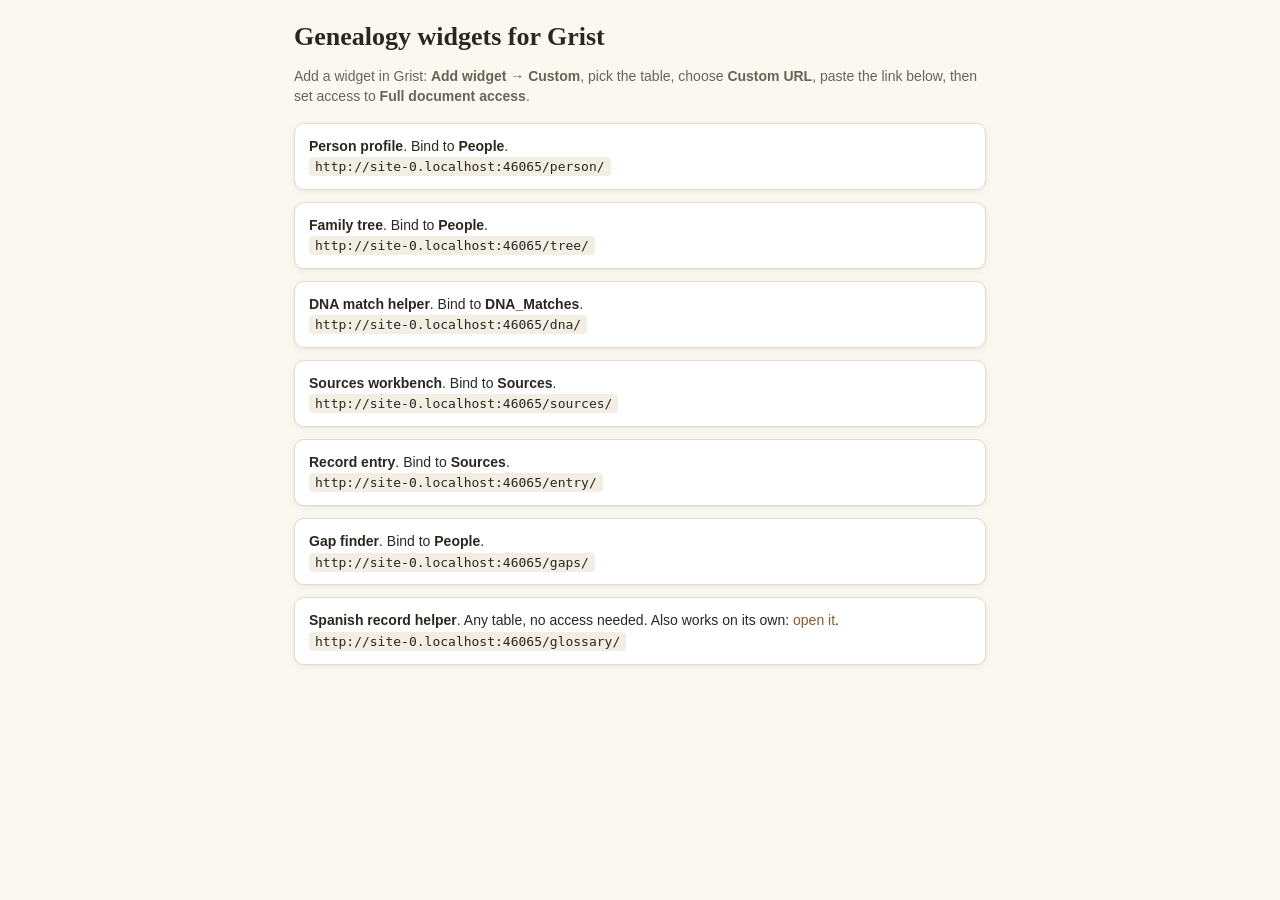
<file: index.html>
<!doctype html>
<html lang="en">
<head>
<meta charset="utf-8">
<meta name="viewport" content="width=device-width, initial-scale=1">
<title>Genealogy Widgets</title>
<link rel="stylesheet" href="shared/style.css">
<style>
  h1 { font: 600 26px var(--serif); margin: 8px 0 4px; }
  .w { display: grid; gap: 12px; margin-top: 16px; }
  code { background: var(--panel-2); padding: 2px 6px; border-radius: 4px; font-size: 13px; word-break: break-all; }
</style>
</head>
<body>
<div class="wrap" style="max-width:720px">
  <h1>Genealogy widgets for Grist</h1>
  <p class="muted">Add a widget in Grist: <b>Add widget → Custom</b>, pick the table, choose <b>Custom URL</b>, paste the link below, then set access to <b>Full document access</b>.</p>
  <div class="w">
    <div class="card"><b>Person profile</b>. Bind to <b>People</b>.<br><code id="u1"></code></div>
    <div class="card"><b>Family tree</b>. Bind to <b>People</b>.<br><code id="u2"></code></div>
    <div class="card"><b>DNA match helper</b>. Bind to <b>DNA_Matches</b>.<br><code id="u3"></code></div>
    <div class="card"><b>Sources workbench</b>. Bind to <b>Sources</b>.<br><code id="u4"></code></div>
    <div class="card"><b>Record entry</b>. Bind to <b>Sources</b>.<br><code id="u5"></code></div>
    <div class="card"><b>Gap finder</b>. Bind to <b>People</b>.<br><code id="u7"></code></div>
    <div class="card"><b>Spanish record helper</b>. Any table, no access needed. Also works on its own: <a href="glossary/">open it</a>.<br><code id="u6"></code></div>
  </div>
</div>
<script>
  const base = location.href.replace(/index\.html$/, '').replace(/\/?$/, '/');
  u1.textContent = base + 'person/'; u2.textContent = base + 'tree/'; u3.textContent = base + 'dna/'; u4.textContent = base + 'sources/'; u5.textContent = base + 'entry/'; u6.textContent = base + 'glossary/'; u7.textContent = base + 'gaps/';
</script>
</body>
</html>
</file>
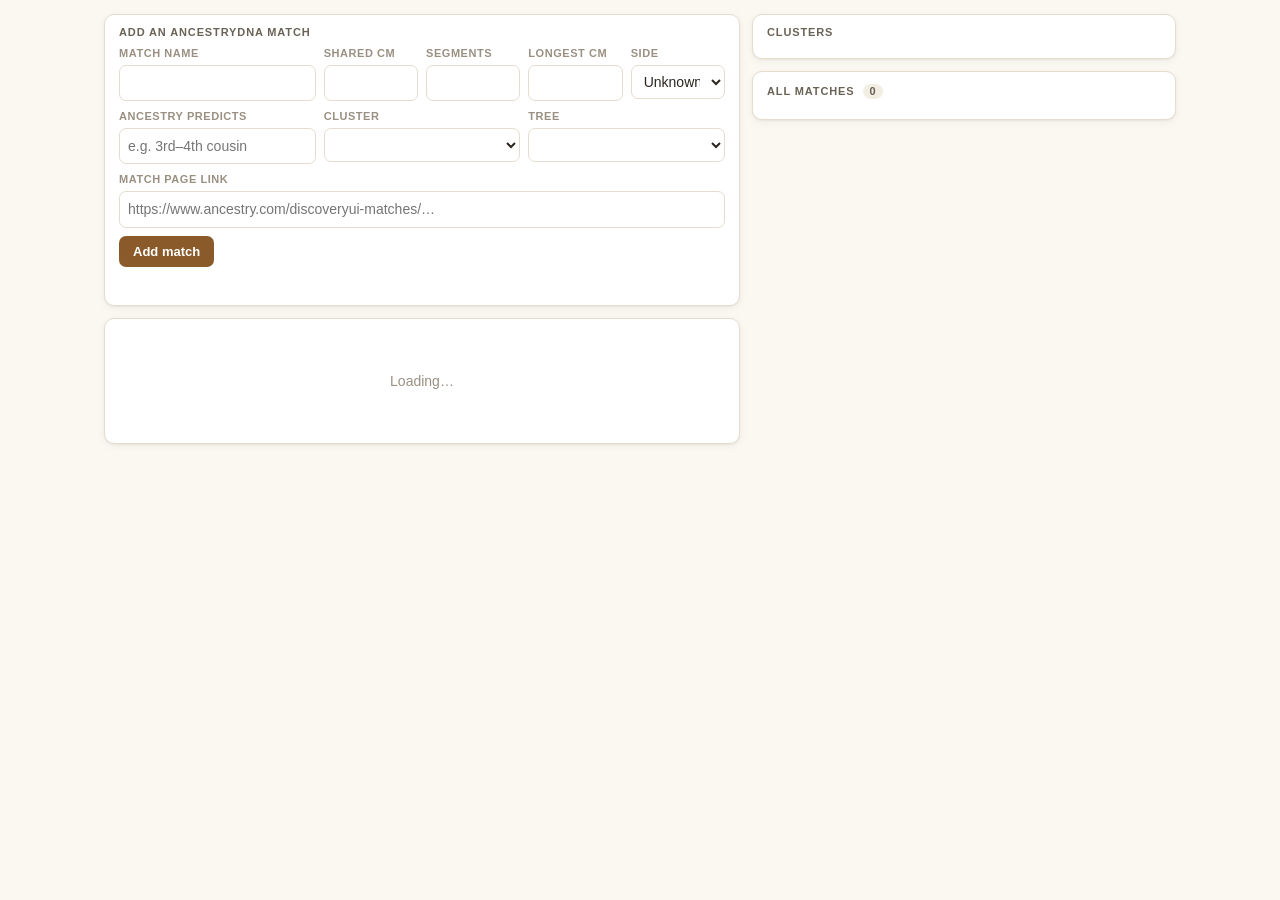
<file: dna/index.html>
<!doctype html>
<html lang="en">
<head>
<meta charset="utf-8">
<meta name="viewport" content="width=device-width, initial-scale=1">
<title>DNA Match Helper</title>
<script src="https://docs.getgrist.com/grist-plugin-api.js"></script>
<link rel="stylesheet" href="../shared/style.css">
<script src="../shared/common.js"></script>
<style>
  .layout { display: grid; grid-template-columns: minmax(0, 3fr) minmax(0, 2fr); gap: 12px; align-items: start; }
  @media (max-width: 800px) { .layout { grid-template-columns: 1fr; } }
  .col { display: flex; flex-direction: column; gap: 12px; }
  form.add { display: grid; grid-template-columns: repeat(6, minmax(0, 1fr)); gap: 8px; }
  form.add .wide { grid-column: span 2; }
  form.add .full { grid-column: 1 / -1; }
  @media (max-width: 560px) { form.add { grid-template-columns: repeat(2, 1fr); } form.add .wide { grid-column: span 2; } }
  .f label { display: block; font-size: 11px; color: var(--ink-3); font-weight: 600; text-transform: uppercase; letter-spacing: .05em; margin-bottom: 3px; }
  .f input, .f select { width: 100%; padding: 7px 8px; border: 1px solid var(--line); border-radius: 7px; background: var(--panel); color: var(--ink); font: inherit; }
  .f input:focus, .f select:focus { outline: 2px solid var(--accent); outline-offset: -1px; }
  .btn { background: var(--accent); color: var(--accent-ink); border: 0; border-radius: 7px; padding: 8px 14px; font: 600 13px var(--sans); cursor: pointer; }
  .btn.secondary { background: var(--panel-2); color: var(--ink); }
  .hint { font-size: 12px; color: var(--ink-2); align-self: center; }
  .live { margin-top: 8px; font-size: 13px; color: var(--ink-2); min-height: 18px; }

  .match-head { display: flex; justify-content: space-between; align-items: baseline; gap: 10px; flex-wrap: wrap; }
  .match-head h2 { font: 600 20px/1.2 var(--serif); margin: 0; }
  .big { font: 600 22px var(--sans); font-variant-numeric: tabular-nums; }
  .big small { font-size: 13px; color: var(--ink-2); font-weight: 500; }
  .facts { display: flex; gap: 6px; flex-wrap: wrap; margin: 8px 0 12px; }

  .rchart .r { display: grid; grid-template-columns: 170px 1fr 78px; gap: 8px; align-items: center; height: 22px; font-size: 12px; }
  .rchart .name { color: var(--ink-2); white-space: nowrap; overflow: hidden; text-overflow: ellipsis; }
  .rchart .r.hit .name { color: var(--ink); font-weight: 600; }
  .rchart .trk { position: relative; height: 100%; }
  .rchart .rng { position: absolute; top: 7px; height: 8px; border-radius: 4px; background: var(--line); }
  .rchart .r.hit .rng { background: var(--accent); opacity: .55; }
  .rchart .avg { position: absolute; top: 4px; width: 2px; height: 14px; background: var(--ink-3); }
  .rchart .r.hit .avg { background: var(--accent); }
  .rchart .marker { position: absolute; top: -4px; bottom: -4px; width: 2px; background: var(--bad); }
  .rchart .pct { white-space: nowrap; text-align: right; color: var(--ink-3); font-variant-numeric: tabular-nums; }
  .rchart .axis { position: relative; height: 16px; margin-left: 178px; margin-right: 86px; border-top: 1px solid var(--line); }
  .rchart .axis span { position: absolute; transform: translateX(-50%); font-size: 10px; color: var(--ink-3); top: 2px; }

  .ml { max-height: 420px; overflow: auto; }
  .ml table { width: 100%; border-collapse: collapse; }
  .ml td { padding: 6px 6px; border-top: 1px solid var(--line); cursor: pointer; }
  .ml tr:first-child td { border-top: 0; }
  .ml tr:hover td { background: var(--panel-2); }
  .ml tr.sel td { background: color-mix(in srgb, var(--accent) 14%, transparent); }
  .ml .cm { text-align: right; font-variant-numeric: tabular-nums; font-weight: 600; }
  .dot { display: inline-block; width: 10px; height: 10px; border-radius: 50%; margin-right: 6px; vertical-align: -1px; background: var(--line); }
  .clusters { display: flex; flex-wrap: wrap; gap: 6px; }
  .clusters .badge { font-weight: 500; }
  .shared-add { display: grid; grid-template-columns: 1fr 90px auto; gap: 6px; margin-top: 8px; }
</style>
</head>
<body>
<div class="wrap">
  <div class="layout">
    <div class="col">
      <div class="card">
        <div class="section-title">Add an AncestryDNA match</div>
        <form class="add" id="add" autocomplete="off">
          <div class="f wide"><label>Match name</label><input name="Match_Name" required></div>
          <div class="f"><label>Shared cM</label><input name="Shared_cM" type="number" step="0.1" min="0" required></div>
          <div class="f"><label>Segments</label><input name="Segments" type="number" min="0"></div>
          <div class="f"><label>Longest cM</label><input name="Longest_cM" type="number" step="0.1" min="0"></div>
          <div class="f"><label>Side</label><select name="Side"><option>Unknown</option><option>Paternal</option><option>Maternal</option><option>Both</option></select></div>
          <div class="f wide"><label>Ancestry predicts</label><input name="Ancestry_Predicted" placeholder="e.g. 3rd–4th cousin"></div>
          <div class="f wide"><label>Cluster</label><select name="Cluster" id="clusterSel"></select></div>
          <div class="f wide"><label>Tree</label><select name="Tree"><option></option><option>Public linked</option><option>Private</option><option>Unlinked</option><option>None</option></select></div>
          <div class="f full"><label>Match page link</label><input name="Match_URL" placeholder="https://www.ancestry.com/discoveryui-matches/…"></div>
          <div class="full" style="display:flex;gap:10px;align-items:center"><button class="btn" type="submit">Add match</button><span class="hint" id="addMsg"></span></div>
        </form>
        <div class="live" id="live"></div>
      </div>
      <div class="card" id="detail"><div class="loading">Loading…</div></div>
    </div>
    <div class="col">
      <div class="card"><div class="section-title">Clusters</div><div class="clusters" id="clusters"></div></div>
      <div class="card"><div class="section-title">All matches <span class="count" id="mcount">0</span></div><div class="ml" id="list"></div></div>
    </div>
  </div>
</div>
<script>
const esc = FH.esc;
// Shared cM Project v4 (approximate ranges): name, low, high, average
const R = [
  ['Parent / Child', 2376, 3720, 3485], ['Full sibling', 1613, 3488, 2613],
  ['Grandparent / Aunt-Uncle / Half sibling', 984, 2462, 1750], ['1st cousin', 396, 1397, 866],
  ['Half aunt-uncle', 492, 1315, 871], ['1st cousin 1x removed', 102, 980, 433], ['Half 1st cousin', 156, 979, 449],
  ['2nd cousin', 41, 592, 229], ['1st cousin 2x removed', 33, 471, 221], ['2nd cousin 1x removed', 14, 353, 122],
  ['Half 2nd cousin', 9, 397, 120], ['3rd cousin', 0, 234, 73], ['2nd cousin 2x removed', 0, 261, 71],
  ['3rd cousin 1x removed', 0, 192, 48], ['4th cousin', 0, 139, 35]];
const COLORS = { Red: '#d0544a', Orange: '#e08a3c', Yellow: '#d9b53a', Green: '#4f9a62', Blue: '#4a7fc0', Purple: '#8a62b8', Pink: '#d272a0', Brown: '#8a6544', Gray: '#8d8d8d' };
let data = null, selected = null, t = null;

grist.ready({ requiredAccess: 'full', columns: [] });
FH.followTheme();
grist.onRecord(rec => { selected = rec ? rec.id : null; reload(); });
grist.onRecords(() => reload());

function reload() { clearTimeout(t); t = setTimeout(async () => { data = await FH.load(['DNA_Matches', 'DNA_Clusters', 'DNA_Kits', 'DNA_Shared', 'People']); render(); }, 120); }

// sqrt scale so small cM values stay readable
const MAX = 3720;
const sx = v => (Math.sqrt(Math.max(0, v)) / Math.sqrt(MAX) * 100).toFixed(2) + '%';
function candidates(cm) {
  return R.filter(r => cm >= r[1] && cm <= r[2]).sort((a, b) => Math.abs(cm - a[3]) - Math.abs(cm - b[3]));
}
function relChart(cm) {
  const hits = new Set(candidates(cm).map(r => r[0]));
  const rows = R.map(r => `<div class="r ${hits.has(r[0]) ? 'hit' : ''}"><div class="name">${r[0]}</div>
    <div class="trk"><div class="rng" style="left:${sx(r[1])};width:calc(${sx(r[2])} - ${sx(r[1])})"></div><div class="avg" style="left:${sx(r[3])}" title="average ${r[3]} cM"></div>
    ${cm != null ? `<div class="marker" style="left:${sx(cm)}"></div>` : ''}</div><div class="pct">${r[1]}–${r[2]}</div></div>`).join('');
  const ticks = [0, 25, 100, 250, 500, 1000, 2000, 3500].map(v => `<span style="left:${sx(v)}">${v}</span>`).join('');
  return `<div class="rchart">${rows}<div class="axis">${ticks}</div></div>`;
}
const clusterColor = id => { const c = data.byId.DNA_Clusters.get(id); return c ? (COLORS[c.Color] || '#999') : null; };

function render() {
  if (!data) return;
  const M = data.DNA_Matches;
  // cluster select
  const cs = document.getElementById('clusterSel'), keep = cs.value;
  cs.innerHTML = '<option value="">—</option>' + data.DNA_Clusters.map(c => `<option value="${c.id}">${esc(c.Name)}</option>`).join('');
  cs.value = keep;
  // cluster chips
  document.getElementById('clusters').innerHTML = data.DNA_Clusters.length ? data.DNA_Clusters.map(c => {
    const n = M.filter(m => m.Cluster === c.id).length;
    return `<span class="badge"><span class="dot" style="background:${COLORS[c.Color] || '#999'}"></span>${esc(c.Name)} · ${n}</span>`;
  }).join('') + `<span class="badge">Unclustered · ${M.filter(m => !m.Cluster).length}</span>` : '<span class="empty">No clusters yet.</span>';
  // list
  document.getElementById('mcount').textContent = M.length;
  const sorted = M.slice().sort((a, b) => (b.Shared_cM || 0) - (a.Shared_cM || 0));
  document.getElementById('list').innerHTML = sorted.length ? `<table>${sorted.map(m => `<tr data-id="${m.id}" class="${m.id === selected ? 'sel' : ''}">
      <td><span class="dot" style="background:${clusterColor(m.Cluster) || 'var(--line)'}"></span>${esc(m.Match_Name || '(no name)')}<div class="faint" style="font-size:11px">${esc([m.Side !== 'Unknown' ? m.Side : '', m.Status].filter(Boolean).join(' · '))}</div></td>
      <td class="cm">${m.Shared_cM != null ? m.Shared_cM : ''}<div class="faint" style="font-size:11px;font-weight:400">cM</div></td></tr>`).join('')}</table>`
    : '<div class="empty">No matches yet. Add your first one on the left.</div>';
  document.querySelectorAll('#list tr[data-id]').forEach(tr => tr.onclick = () => { selected = +tr.dataset.id; grist.setCursorPos({ rowId: selected }).catch(() => {}); render(); });
  renderDetail();
}

function renderDetail() {
  const el = document.getElementById('detail');
  const m = data.byId.DNA_Matches.get(selected);
  if (!m) { el.innerHTML = `<div class="section-title">Where would a match fit?</div><div class="muted" style="margin-bottom:8px">Type a shared cM above to see the possible relationships.</div>${relChart(null)}`; return; }
  const cands = candidates(m.Shared_cM || 0);
  const shared = data.DNA_Shared.filter(s => s.Match_A === m.id || s.Match_B === m.id).map(s => ({ other: s.Match_A === m.id ? s.Match_B : s.Match_A, cm: s.Shared_cM }));
  const anc = data.byId.People.get(m.Common_Ancestor);
  const cl = data.byId.DNA_Clusters.get(m.Cluster);
  el.innerHTML = `<div class="match-head"><h2>${esc(m.Match_Name || '(no name)')}</h2>
      <div class="big">${m.Shared_cM != null ? m.Shared_cM : '?'} <small>cM${m.Segments ? ` · ${m.Segments} segments` : ''}${m.Longest_cM ? ` · longest ${m.Longest_cM}` : ''}</small></div></div>
    <div class="facts">${cl ? `<span class="badge"><span class="dot" style="background:${COLORS[cl.Color] || '#999'}"></span>${esc(cl.Name)}</span>` : ''}
      ${m.Side && m.Side !== 'Unknown' ? `<span class="badge">${esc(m.Side)}</span>` : ''}
      ${m.Ancestry_Predicted ? `<span class="badge">Ancestry: ${esc(m.Ancestry_Predicted)}</span>` : ''}
      ${m.Tree ? `<span class="badge">Tree: ${esc(m.Tree)}${m.Tree_Size ? ' (' + m.Tree_Size + ')' : ''}</span>` : ''}
      ${anc ? `<span class="badge ok">Common ancestor: ${esc(anc.Name)}</span>` : ''}
      ${m.Match_URL ? `<a class="badge" href="${esc(m.Match_URL)}" target="_blank" rel="noopener">Open on Ancestry ↗</a>` : ''}</div>
    <div class="section-title">Most likely relationships</div>
    <div style="margin-bottom:10px">${cands.slice(0, 5).map((r, i) => `<span class="badge ${i === 0 ? 'ok' : ''}" style="margin:0 4px 4px 0">${r[0]}</span>`).join('') || '<span class="empty">Outside the usual ranges.</span>'}</div>
    ${relChart(m.Shared_cM)}
    <div class="section-title" style="margin-top:14px">Shared matches <span class="count">${shared.length}</span></div>
    ${shared.length ? `<table class="list">${shared.map(s => { const o = data.byId.DNA_Matches.get(s.other) || {}; return `<tr><td><span class="dot" style="background:${clusterColor(o.Cluster) || 'var(--line)'}"></span>${esc(o.Match_Name || '?')}</td><td class="muted">${o.Shared_cM != null ? o.Shared_cM + ' cM with you' : ''}</td><td class="muted">${s.cm != null ? s.cm + ' cM with each other' : ''}</td></tr>`; }).join('')}</table>` : '<div class="empty">None recorded. Add people from this match’s “Shared Matches” list on Ancestry.</div>'}
    <div class="shared-add"><select id="shOther" class="f" style="padding:7px;border:1px solid var(--line);border-radius:7px;background:var(--panel);color:var(--ink)">
      <option value="">Add a shared match…</option>${data.DNA_Matches.filter(o => o.id !== m.id && !shared.some(s => s.other === o.id)).sort((a, b) => (a.Match_Name || '').localeCompare(b.Match_Name || '')).map(o => `<option value="${o.id}">${esc(o.Match_Name)}</option>`).join('')}</select>
      <input id="shCm" type="number" step="0.1" placeholder="cM (opt.)" style="padding:7px;border:1px solid var(--line);border-radius:7px;background:var(--panel);color:var(--ink)">
      <button class="btn secondary" id="shAdd">Add</button></div>`;
  document.getElementById('shAdd').onclick = async () => {
    const other = +document.getElementById('shOther').value; if (!other) return;
    const cm = parseFloat(document.getElementById('shCm').value);
    await grist.docApi.applyUserActions([['AddRecord', 'DNA_Shared', null, { Match_A: m.id, Match_B: other, Shared_cM: isNaN(cm) ? null : cm }]]);
    reload();
  };
}

// live preview while typing cM
const form = document.getElementById('add');
form.Shared_cM.addEventListener('input', () => {
  const v = parseFloat(form.Shared_cM.value);
  document.getElementById('live').innerHTML = isNaN(v) ? '' : `Likely: <b>${candidates(v).slice(0, 4).map(r => r[0]).join(', ') || 'outside the usual ranges'}</b>`;
});
form.addEventListener('submit', async e => {
  e.preventDefault();
  const fd = new FormData(form), rec = { Status: 'New' };
  for (const [k, v] of fd.entries()) {
    if (v === '') continue;
    rec[k] = ['Shared_cM', 'Longest_cM'].includes(k) ? parseFloat(v) : k === 'Segments' ? parseInt(v, 10) : k === 'Cluster' ? +v : v;
  }
  if (data && data.DNA_Kits.length) rec.Kit = data.DNA_Kits[0].id;
  try {
    const res = await grist.docApi.applyUserActions([['AddRecord', 'DNA_Matches', null, rec]]);
    const id = res.retValues[0];
    form.reset(); document.getElementById('live').innerHTML = '';
    document.getElementById('addMsg').textContent = `Added ${rec.Match_Name}.`;
    selected = id; grist.setCursorPos({ rowId: id }).catch(() => {}); reload();
    form.Match_Name.focus();
  } catch (err) { document.getElementById('addMsg').textContent = 'Could not add: ' + err.message; }
});
</script>
</body>
</html>
</file>
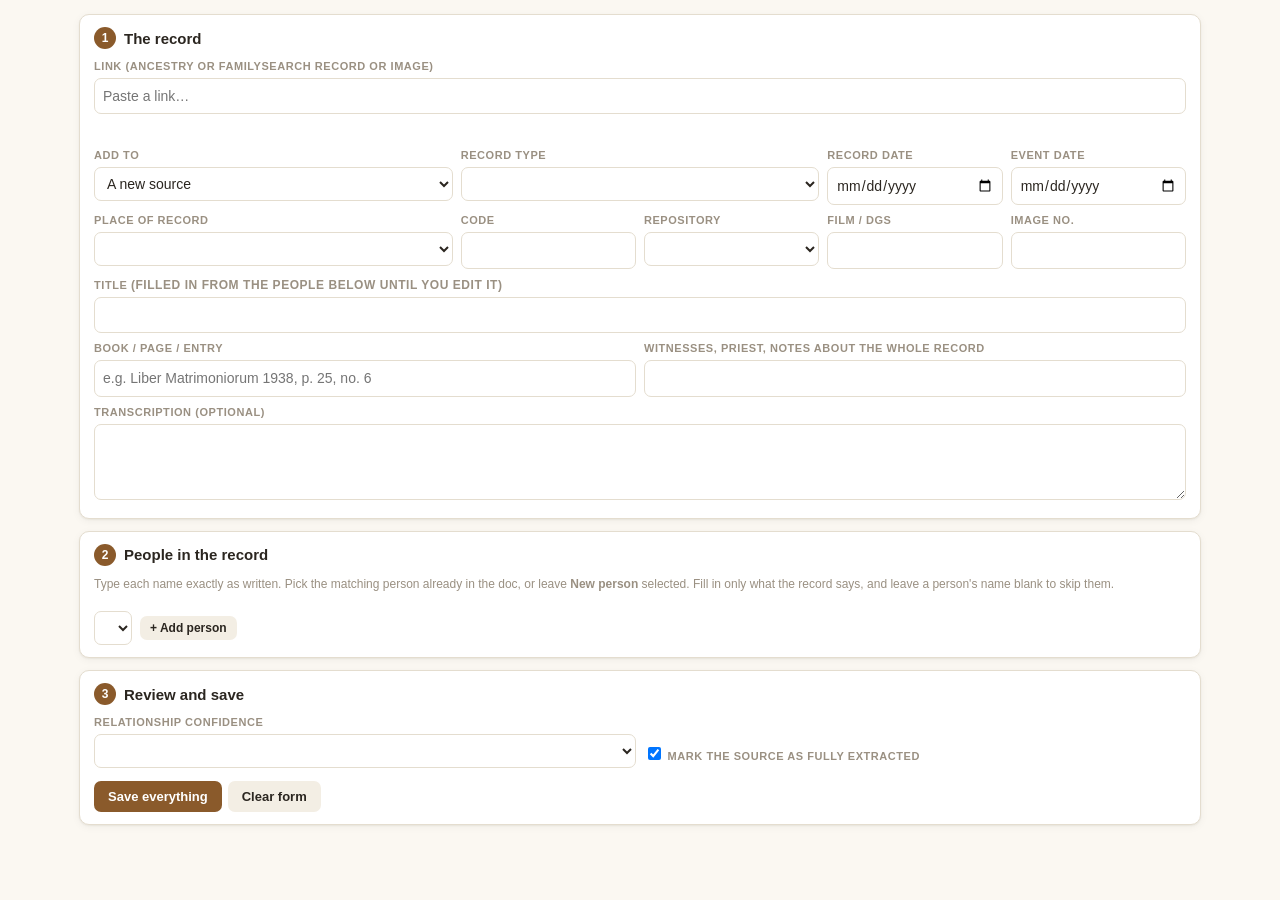
<file: entry/index.html>
<!doctype html>
<html lang="en">
<head>
<meta charset="utf-8">
<meta name="viewport" content="width=device-width, initial-scale=1">
<title>Record Entry</title>
<script src="https://docs.getgrist.com/grist-plugin-api.js"></script>
<link rel="stylesheet" href="../shared/style.css">
<script src="../shared/common.js"></script>
<style>
  .wrap { max-width: 1150px; }
  h2 { font: 600 15px var(--sans); margin: 0 0 10px; display: flex; gap: 8px; align-items: center; }
  h2 .n { background: var(--accent); color: var(--accent-ink); width: 22px; height: 22px; border-radius: 50%; display: inline-grid; place-items: center; font-size: 12px; }
  .card + .card { margin-top: 12px; }
  input, select, textarea { width: 100%; padding: 7px 8px; border: 1px solid var(--line); border-radius: 7px; background: var(--panel); color: var(--ink); font: inherit; }
  input:focus, select:focus, textarea:focus { outline: 2px solid var(--accent); outline-offset: -1px; }
  input[type=checkbox] { width: auto; }
  .f label { display: block; font-size: 11px; color: var(--ink-3); font-weight: 600; text-transform: uppercase; letter-spacing: .05em; margin-bottom: 3px; }
  .g { display: grid; gap: 8px; }
  .g4 { grid-template-columns: repeat(4, minmax(0, 1fr)); }
  .g6 { grid-template-columns: repeat(6, minmax(0, 1fr)); }
  .s2 { grid-column: span 2; } .s3 { grid-column: span 3; } .s4 { grid-column: span 4; } .all { grid-column: 1 / -1; }
  @media (max-width: 760px) { .g4, .g6 { grid-template-columns: 1fr 1fr; } .s3, .s4 { grid-column: 1 / -1; } }
  .parsed { display: flex; gap: 6px; flex-wrap: wrap; margin-top: 6px; min-height: 20px; }
  .btn { background: var(--accent); color: var(--accent-ink); border: 0; border-radius: 7px; padding: 8px 14px; font: 600 13px var(--sans); cursor: pointer; white-space: nowrap; }
  .btn.ghost { background: var(--panel-2); color: var(--ink); }
  .btn.sm { padding: 5px 10px; font-size: 12px; }
  .btn:disabled { opacity: .5; cursor: default; }
  .people { display: grid; grid-template-columns: repeat(auto-fill, minmax(330px, 1fr)); gap: 10px; }
  .pc { border: 1px solid var(--line); border-radius: 10px; padding: 10px; background: var(--panel); }
  .pc.empty-row { opacity: .6; }
  .pc .top { display: flex; gap: 6px; align-items: center; margin-bottom: 6px; }
  .pc .role { font-weight: 700; font-size: 12px; color: var(--accent); text-transform: uppercase; letter-spacing: .05em; flex: 1; }
  .pc .x { border: 0; background: none; color: var(--ink-3); cursor: pointer; font-size: 16px; }
  .pc .name { font-family: var(--serif); font-size: 15px; }
  .match { display: flex; gap: 5px; flex-wrap: wrap; margin: 6px 0; }
  .mchip { border: 1px solid var(--line); border-radius: 7px; padding: 3px 8px; font-size: 12px; cursor: pointer; background: var(--panel); color: var(--ink); }
  .mchip.on { background: var(--accent); color: var(--accent-ink); border-color: var(--accent); }
  .mchip .sub { opacity: .7; font-size: 11px; }
  .det { display: grid; grid-template-columns: 1fr 1fr 1fr; gap: 6px; }
  .det input, .det select { padding: 5px 7px; font-size: 13px; }
  .det .w2 { grid-column: span 2; } .det .w3 { grid-column: 1 / -1; }
  .chk { font-size: 12px; color: var(--ink-2); display: flex; gap: 5px; align-items: center; }
  .addrow { display: flex; gap: 8px; margin-top: 10px; align-items: center; }
  .addrow select { width: auto; }
  .plan { font-size: 13px; }
  .plan li { margin: 2px 0; }
  .plan .k { color: var(--ink-3); }
  .msg { font-size: 13px; margin-left: 10px; }
  .msg.ok { color: var(--ok); } .msg.err { color: var(--bad); }
  .done { background: var(--ok-bg); color: var(--ok); border-radius: 8px; padding: 10px 12px; margin-top: 10px; font-size: 14px; }
  .hint { font-size: 12px; color: var(--ink-3); }
</style>
</head>
<body>
<div class="wrap">
  <div class="card">
    <h2><span class="n">1</span> The record</h2>
    <div class="g g6">
      <div class="f all"><label>Link (Ancestry or FamilySearch record or image)</label><input id="link" placeholder="Paste a link…"><div class="parsed" id="parsed"></div></div>
      <div class="f s2"><label>Add to</label><select id="srcMode"><option value="new">A new source</option></select></div>
      <div class="f s2"><label>Record type</label><select id="type"></select></div>
      <div class="f"><label>Record date</label><input id="rdate" type="date"></div>
      <div class="f"><label id="edateLbl">Event date</label><input id="edate" type="date"></div>
      <div class="f s2"><label>Place of record</label><select id="place"></select></div>
      <div class="f"><label>Code</label><input id="code"></div>
      <div class="f"><label>Repository</label><select id="repo"></select></div>
      <div class="f"><label>Film / DGS</label><input id="film"></div>
      <div class="f"><label>Image no.</label><input id="imgno" type="number"></div>
      <div class="f all"><label>Title <span class="hint">(filled in from the people below until you edit it)</span></label><input id="title"></div>
      <div class="f s3"><label>Book / page / entry</label><input id="cite" placeholder="e.g. Liber Matrimoniorum 1938, p. 25, no. 6"></div>
      <div class="f s3"><label>Witnesses, priest, notes about the whole record</label><input id="snotes"></div>
      <div class="f all"><label>Transcription (optional)</label><textarea id="trans" rows="3"></textarea></div>
    </div>
  </div>

  <div class="card">
    <h2><span class="n">2</span> People in the record</h2>
    <div class="hint" style="margin-bottom:8px">Type each name exactly as written. Pick the matching person already in the doc, or leave <b>New person</b> selected. Fill in only what the record says, and leave a person's name blank to skip them.</div>
    <div class="people" id="people"></div>
    <div class="addrow"><select id="addRole"></select><button class="btn ghost sm" id="addBtn">+ Add person</button></div>
  </div>

  <div class="card">
    <h2><span class="n">3</span> Review and save</h2>
    <div class="g g4" style="margin-bottom:8px">
      <div class="f s2"><label>Relationship confidence</label><select id="conf"></select></div>
      <div class="f s2" style="align-self:end"><label class="chk"><input type="checkbox" id="fully" checked> Mark the source as fully extracted</label></div>
    </div>
    <ul class="plan" id="plan"></ul>
    <div><button class="btn" id="save">Save everything</button><button class="btn ghost" id="reset" style="margin-left:6px">Clear form</button><span class="msg" id="msg"></span></div>
    <div id="done"></div>
  </div>
</div>
<script>
const esc = FH.esc;
let data = null, choices = {}, rows = [], titleEdited = false, lastSrc = null;

// ---------- roles per record type ----------
const ROLE = {
  child: { label: 'Child', sex: '' }, father: { label: 'Father', sex: 'M' }, mother: { label: 'Mother', sex: 'F' },
  pgf: { label: "Father's father", sex: 'M' }, pgm: { label: "Father's mother", sex: 'F' }, mgf: { label: "Mother's father", sex: 'M' }, mgm: { label: "Mother's mother", sex: 'F' },
  groom: { label: 'Groom', sex: 'M' }, bride: { label: 'Bride', sex: 'F' },
  gf: { label: "Groom's father", sex: 'M' }, gm: { label: "Groom's mother", sex: 'F' }, bf: { label: "Bride's father", sex: 'M' }, bm: { label: "Bride's mother", sex: 'F' },
  deceased: { label: 'Deceased', sex: '' }, spouse: { label: 'Spouse', sex: '' }, informant: { label: 'Informant', sex: '' },
  head: { label: 'Head', sex: '' }, wife: { label: 'Wife', sex: 'F' }, hchild: { label: 'Child in household', sex: '' }, other: { label: 'Other person', sex: '' },
  godparent: { label: 'Godparent', sex: '' }, witness: { label: 'Witness', sex: '' }
};
const TEMPLATES = {
  birth: ['child', 'father', 'mother', 'pgf', 'pgm', 'mgf', 'mgm'],
  marriage: ['groom', 'bride', 'gf', 'gm', 'bf', 'bm'],
  death: ['deceased', 'spouse', 'father', 'mother', 'informant'],
  census: ['head', 'wife', 'hchild', 'hchild', 'hchild'],
  other: ['other', 'other']
};
const kindOf = t => /bapt|birth|naci/i.test(t) ? 'birth' : /marr|matri/i.test(t) ? 'marriage' : /death|burial|defun/i.test(t) ? 'death' : /census/i.test(t) ? 'census' : 'other';
const PRINCIPAL = { birth: 'child', marriage: 'groom', death: 'deceased', census: 'head', other: 'other' };

grist.ready({ requiredAccess: 'full', columns: [] });
FH.followTheme();
load();

async function load() {
  data = await FH.load(['People', 'Places', 'Sources', 'Relationships', 'Names']);
  try {
    const cols = FH.rows(await grist.docApi.fetchTable('_grist_Tables_column'));
    const tabs = new Map(FH.rows(await grist.docApi.fetchTable('_grist_Tables')).map(t => [t.id, t.tableId]));
    choices = {};
    cols.forEach(c => { if (c.type === 'Choice' && c.widgetOptions) try { choices[tabs.get(c.parentId) + '.' + c.colId] = JSON.parse(c.widgetOptions).choices || []; } catch (e) {} });
  } catch (e) {}
  initForm();
}
const ch = k => choices[k] || [];
const $ = id => document.getElementById(id);
const opts = (list, cur) => list.map(x => `<option ${x === cur ? 'selected' : ''}>${esc(x)}</option>`).join('');
const norm = s => (s || '').normalize('NFD').replace(/[̀-ͯ]/g, '').toLowerCase().replace(/[^a-z ]/g, ' ').replace(/\s+/g, ' ').trim();
const codeNum = c => { const m = String(c || '').match(/\d+/); return m ? +m[0] : 0; };

function initForm() {
  $('type').innerHTML = opts(ch('Sources.Record_Type'), 'Baptism');
  $('repo').innerHTML = '<option></option>' + opts(ch('Sources.Repository'), '');
  $('conf').innerHTML = opts(ch('Relationships.Confidence').length ? ch('Relationships.Confidence') : ['Proven', 'Probable', 'Possible'], 'Proven');
  fillPlaces();
  $('srcMode').innerHTML = '<option value="new">A new source</option>' + data.Sources.slice().sort((a, b) => codeNum(b.Code) - codeNum(a.Code)).map(s => `<option value="${s.id}">${esc(s.Code)} · ${esc((s.Title || '').slice(0, 60))}</option>`).join('');
  $('code').value = 'S' + (Math.max(0, ...data.Sources.map(s => codeNum(s.Code))) + 1);
  $('addRole').innerHTML = Object.entries(ROLE).map(([k, r]) => `<option value="${k}">${r.label}</option>`).join('');
  setTemplate();
  $('type').onchange = () => { if (rows.every(r => !r.name)) setTemplate(); updateDateLabel(); refresh(); };
  $('link').oninput = parseLink;
  $('title').oninput = () => { titleEdited = true; };
  $('srcMode').onchange = () => { const isNew = $('srcMode').value === 'new'; ['code', 'repo', 'film', 'imgno', 'title', 'cite', 'trans', 'link'].forEach(id => $(id).disabled = !isNew); if (!isNew) { const s = data.byId.Sources.get(+$('srcMode').value); if (s && s.Record_Type) { $('type').value = s.Record_Type; } } refresh(); };
  ['rdate', 'edate', 'place', 'conf', 'fully'].forEach(id => $(id).onchange = refresh);
  $('addBtn').onclick = () => { rows.push(newRow($('addRole').value)); renderPeople(); refresh(); };
  $('save').onclick = save;
  $('reset').onclick = () => { if (confirm('Clear the form?')) resetForm(); };
  updateDateLabel(); refresh();
}
function fillPlaces(sel) { $('place').innerHTML = '<option value="0"></option>' + data.Places.slice().sort((a, b) => (a.Name || '').localeCompare(b.Name || '')).map(p => `<option value="${p.id}" ${p.id === sel ? 'selected' : ''}>${esc(p.Name)}</option>`).join(''); }
function updateDateLabel() { const k = kindOf($('type').value); $('edateLbl').textContent = { birth: 'Birth date', marriage: 'Marriage date', death: 'Death date', census: 'Census date' }[k] || 'Event date'; }
function setTemplate() { rows = TEMPLATES[kindOf($('type').value)].map(newRow); renderPeople(); }
function newRow(role) { return { role, name: '', match: 'new', cands: [], age: '', origin: '', residence: '', occ: '', marital: '', sex: ROLE[role].sex, dead: false, rel: '', notes: '' }; }
function resetForm() {
  ['link', 'film', 'imgno', 'cite', 'snotes', 'trans', 'title', 'rdate', 'edate'].forEach(id => $(id).value = '');
  $('parsed').innerHTML = ''; titleEdited = false; $('srcMode').value = 'new'; $('srcMode').onchange(); $('done').innerHTML = ''; $('msg').textContent = '';
  $('code').value = 'S' + (Math.max(0, ...data.Sources.map(s => codeNum(s.Code))) + 1);
  setTemplate(); refresh();
}

// ---------- link parsing ----------
function parseLink() {
  const raw = $('link').value.trim(); const out = [];
  if (!raw) { $('parsed').innerHTML = ''; return; }
  let u; try { u = new URL(raw); } catch (e) { $('parsed').innerHTML = '<span class="badge bad">Not a link</span>'; return; }
  ['_gl', '_ga', 'utm_source', 'utm_medium', 'utm_campaign', 'tid', 'ssrc', 'usePUB', 'usePUBJs'].forEach(k => u.searchParams.delete(k));
  const clean = u.toString();
  let m;
  if (/ancestry\./.test(u.host)) {
    $('repo').value = 'Ancestry';
    if ((m = u.pathname.match(/imageviewer\/collections\/(\d+)\/images\/([^/?]+)/))) {
      const [, coll, img] = m; const pid = u.searchParams.get('pId') || u.searchParams.get('pid');
      const fm = img.match(/^(\d{6,})_(\d+)$/);
      if (fm) { $('film').value = fm[1]; $('imgno').value = +fm[2]; }
      $('link').dataset.image = clean; $('link').dataset.record = pid ? `https://www.ancestry.com/discoveryui-content/view/${pid}:${coll}` : '';
      out.push(`Ancestry collection ${coll}`, `image ${img}`); if (pid) out.push(`record ${pid}`);
    } else if ((m = u.pathname.match(/collections\/(\d+)\/records\/(\d+)/)) || (m = u.pathname.match(/view\/(\d+):(\d+)/))) {
      const coll = u.pathname.includes('/view/') ? m[2] : m[1], rec = u.pathname.includes('/view/') ? m[1] : m[2];
      $('link').dataset.record = `https://www.ancestry.com/discoveryui-content/view/${rec}:${coll}`; $('link').dataset.image = '';
      out.push(`Ancestry collection ${coll}`, `record ${rec}`, 'add the image link too if you have it');
    } else { $('link').dataset.record = clean; $('link').dataset.image = ''; out.push('Ancestry link'); }
  } else if (/familysearch\.org/.test(u.host)) {
    $('repo').value = 'FamilySearch';
    if (/ark:\/61903\/1:1:/.test(u.pathname)) { $('link').dataset.record = clean; $('link').dataset.image = ''; out.push('FamilySearch indexed record'); }
    else if (/ark:\/61903\/3:1:/.test(u.pathname)) { $('link').dataset.image = clean; $('link').dataset.record = ''; out.push('FamilySearch image'); }
    else if (u.searchParams.get('dgs')) { const dgs = u.searchParams.get('dgs'), i = +u.searchParams.get('i'); $('film').value = dgs; if (!isNaN(i)) $('imgno').value = i + 1; $('link').dataset.image = clean; $('link').dataset.record = ''; out.push(`film ${dgs}`, `image ${i + 1}`); }
    else { $('link').dataset.record = clean; $('link').dataset.image = ''; out.push('FamilySearch link'); }
  } else { $('link').dataset.record = clean; $('link').dataset.image = ''; out.push('Link saved as-is'); }
  $('parsed').innerHTML = out.map(x => `<span class="badge">${esc(x)}</span>`).join('');
  refresh();
}

// ---------- names & matching ----------
const TITLES = /^(sr|sra|srta|senor|senora|senorita|don|dona|d|c|cc|la|el|lic|dr|presbitero|pbro)\.?$/i;
function cleanName(s) {
  return (s || '').replace(/\bM[ªa]\.?(?=\s)/g, 'María').replace(/\bMa\.\s/g, 'María ').replace(/\bJ\.\s/g, 'J. ')
    .split(/\s+/).filter(w => !TITLES.test(w.normalize('NFD').replace(/[̀-ͯ]/g, ''))).join(' ').trim();
}
function splitName(s, sex) {
  let w = cleanName(s).split(/\s+/).filter(Boolean);
  // married form "X Estrada de García": drop "de García" for women
  const di = w.findIndex((x, i) => i > 0 && x.toLowerCase() === 'de' && i === w.length - 2);
  let married = '';
  if (di > 0 && sex !== 'M') { married = w.slice(di).join(' '); w = w.slice(0, di); }
  // glue particles: de, del, de la, de los
  const t = [];
  for (let i = 0; i < w.length; i++) {
    const lw = w[i].toLowerCase();
    if ((lw === 'de' || lw === 'del') && i < w.length - 1) {
      if (['la', 'las', 'los'].includes((w[i + 1] || '').toLowerCase()) && i < w.length - 2) { t.push(w[i] + ' ' + w[i + 1] + ' ' + w[i + 2]); i += 2; }
      else { t.push(w[i] + ' ' + w[i + 1]); i += 1; }
    } else t.push(w[i]);
  }
  if (t.length === 1) return { given: t[0], pat: '', mat: '', married };
  // leading tokens that are known given names are given names; the rest (max 2) are surnames
  const GIVEN = givenSet();
  const isGiven = x => GIVEN.has(norm(x)) || /^[A-ZÁÉÍÓÚÑ]\.?$/.test(x) || /\.$/.test(x);
  let k = 1; while (k < t.length - 1 && isGiven(t[k])) k++;
  if (isGiven(t[0]) && /\.$/.test(t[0]) && k === 1 && t.length > 2) k = 2;
  const sur = t.slice(k);
  if (sur.length > 2) { k = t.length - 2; }
  const s2 = t.slice(k);
  return { given: t.slice(0, k).join(' '), pat: s2[0] || '', mat: s2[1] || '', married };
}
let _given = null;
function givenSet() {
  if (_given) return _given;
  _given = new Set(['maria', 'jose', 'juan', 'jesus', 'ana', 'luz', 'guadalupe', 'refugio', 'rosa', 'carmen', 'dolores', 'francisco', 'antonio', 'manuel', 'pedro', 'miguel', 'luis', 'agapita', 'soledad', 'concepcion', 'genoveva', 'cleta', 'marcelina', 'eulogia', 'candelario', 'vicente', 'isac', 'trinidad', 'natividad', 'merced', 'asuncion', 'ascension', 'encarnacion', 'paula', 'pabla', 'teresa', 'josefa', 'juana', 'catarina', 'rafael', 'cruz']);
  data.People.forEach(p => norm(p.Given_Names).split(' ').forEach(w => w.length > 2 && !['de', 'del', 'los', 'las'].includes(w) && _given.add(w)));
  return _given;
}
function candidates(name, sex) {
  const n = norm(cleanName(name)); if (!n) return [];
  const words = n.split(' ').filter(x => x.length > 1 && !['de', 'la', 'del', 'los', 'y'].includes(x));
  const alias = new Map();
  data.Names.forEach(x => { if (!alias.has(x.Person)) alias.set(x.Person, []); alias.get(x.Person).push(norm(x.Name_As_Written)); });
  const syn = w => [w, w.replace(/v/g, 'b'), w.replace(/b/g, 'v'), w.replace(/z/g, 's'), w.replace(/s/g, 'z'), w.replace(/j/g, 'g'), w.replace(/g/g, 'j')];
  return data.People.map(p => {
    if (sex && p.Sex && p.Sex !== '?' && p.Sex !== sex) return null;
    const hay = [norm(p.Name), ...(alias.get(p.id) || [])].join(' | ');
    let hit = 0; words.forEach(w => { if (syn(w).some(v => hay.includes(v))) hit++; });
    const score = hit / Math.max(words.length, 1);
    const exact = [norm(p.Name), ...(alias.get(p.id) || [])].includes(n);
    return score >= 0.5 ? { id: p.id, score: exact ? 2 : score } : null;
  }).filter(Boolean).sort((a, b) => b.score - a.score).slice(0, 4);
}

// ---------- people cards ----------
function renderPeople() {
  const maritals = ['', 'soltero/a', 'casado/a', 'viudo/a', 'célibe', 'divorciado/a'];
  $('people').innerHTML = rows.map((r, i) => {
    const sexSel = `<select data-k="sex" data-i="${i}"><option value="">Sex?</option><option value="M" ${r.sex === 'M' ? 'selected' : ''}>Male</option><option value="F" ${r.sex === 'F' ? 'selected' : ''}>Female</option></select>`;
    const chips = r.name ? r.cands.map(c => { const p = data.byId.People.get(c.id); return `<span class="mchip ${r.match === c.id ? 'on' : ''}" data-m="${c.id}" data-i="${i}">${esc(p.Name)} <span class="sub">${esc(FH.lifespan(p))}</span></span>`; }).join('') + `<span class="mchip ${r.match === 'new' ? 'on' : ''}" data-m="new" data-i="${i}">＋ New person</span>` : '';
    return `<div class="pc ${r.name ? '' : 'empty-row'}">
      <div class="top"><span class="role">${ROLE[r.role].label}</span><button class="x" data-del="${i}" title="Remove">×</button></div>
      <input class="name" data-k="name" data-i="${i}" value="${esc(r.name)}" placeholder="Name as written">
      <div class="match" id="m${i}">${chips}</div>
      <div class="det">
        <input data-k="age" data-i="${i}" value="${esc(r.age)}" placeholder="Age" inputmode="decimal">
        ${sexSel}
        <select data-k="marital" data-i="${i}">${maritals.map(x => `<option ${x === r.marital ? 'selected' : ''} value="${x}">${x || 'Marital?'}</option>`).join('')}</select>
        <input class="w3" data-k="origin" data-i="${i}" value="${esc(r.origin)}" placeholder="Born / originario de…">
        <input class="w2" data-k="residence" data-i="${i}" value="${esc(r.residence)}" placeholder="Living in / vecino de…">
        <input data-k="occ" data-i="${i}" value="${esc(r.occ)}" placeholder="Occupation">
        ${['hchild', 'other', 'witness', 'godparent', 'informant'].includes(r.role) ? `<input class="w3" data-k="rel" data-i="${i}" value="${esc(r.rel)}" placeholder="Relationship as written (hijo, nieta, hermano…)">` : ''}
        <input class="w3" data-k="notes" data-i="${i}" value="${esc(r.notes)}" placeholder="Notes">
        <label class="chk w3"><input type="checkbox" data-k="dead" data-i="${i}" ${r.dead ? 'checked' : ''}> Recorded as deceased (finado/a, difunto/a)</label>
      </div></div>`;
  }).join('');
  $('people').querySelectorAll('[data-k]').forEach(el => {
    const i = +el.dataset.i, k = el.dataset.k;
    el.addEventListener(el.type === 'checkbox' || el.tagName === 'SELECT' ? 'change' : 'input', () => {
      rows[i][k] = el.type === 'checkbox' ? el.checked : el.value;
      if (k === 'name') { rematch(i); }
      if (k === 'sex') rematch(i);
      refresh();
    });
  });
  $('people').querySelectorAll('[data-m]').forEach(el => el.onclick = () => { const i = +el.dataset.i; rows[i].match = el.dataset.m === 'new' ? 'new' : +el.dataset.m; renderMatch(i); refresh(); });
  $('people').querySelectorAll('[data-del]').forEach(el => el.onclick = () => { rows.splice(+el.dataset.del, 1); renderPeople(); refresh(); });
}
function rematch(i) {
  const r = rows[i]; r.cands = candidates(r.name, r.sex);
  const [a, b] = r.cands;
  if (a && (a.score >= 2 || (a.score >= 1 && (!b || b.score < 1)))) { if (r.match === 'new' || !r.cands.some(c => c.id === r.match)) r.match = a.id; }
  else if (typeof r.match === 'number' && !r.cands.some(c => c.id === r.match)) r.match = 'new';
  renderMatch(i);
}
function renderMatch(i) {
  const r = rows[i], el = $('m' + i); if (!el) return;
  el.innerHTML = r.name ? r.cands.map(c => { const p = data.byId.People.get(c.id); return `<span class="mchip ${r.match === c.id ? 'on' : ''}" data-m="${c.id}" data-i="${i}">${esc(p.Name)} <span class="sub">${esc(FH.lifespan(p))}</span></span>`; }).join('') + `<span class="mchip ${r.match === 'new' ? 'on' : ''}" data-m="new" data-i="${i}">＋ New person</span>` : '';
  el.querySelectorAll('[data-m]').forEach(c => c.onclick = () => { rows[i].match = c.dataset.m === 'new' ? 'new' : +c.dataset.m; renderMatch(i); refresh(); });
  el.closest('.pc').classList.toggle('empty-row', !r.name);
}

// ---------- plan ----------
const dsec = v => { if (!v) return null; return Date.UTC(+v.slice(0, 4), +v.slice(5, 7) - 1, +v.slice(8, 10)) / 1000; };
const active = () => rows.map((r, i) => ({ ...r, i })).filter(r => r.name.trim());
const label = r => r.match === 'new' ? `${cleanName(r.name)} (new)` : (data.byId.People.get(r.match) || {}).Name;
function relPlan(list) {
  const kind = kindOf($('type').value);
  const by = role => list.filter(r => r.role === role);
  const one = role => by(role)[0];
  const out = [];
  const par = (p, c) => p && c && out.push(['Parent of', p, c]);
  const sp = (a, b) => a && b && out.push(['Spouse of', a, b]);
  if (kind === 'birth') { const c = one('child'), f = one('father'), m = one('mother'); par(f, c); par(m, c); sp(f, m); par(one('pgf'), f); par(one('pgm'), f); sp(one('pgf'), one('pgm')); par(one('mgf'), m); par(one('mgm'), m); sp(one('mgf'), one('mgm')); }
  if (kind === 'marriage') { const g = one('groom'), b = one('bride'); sp(g, b); par(one('gf'), g); par(one('gm'), g); sp(one('gf'), one('gm')); par(one('bf'), b); par(one('bm'), b); sp(one('bf'), one('bm')); }
  if (kind === 'death') { const d = one('deceased'); sp(one('spouse'), d); par(one('father'), d); par(one('mother'), d); sp(one('father'), one('mother')); }
  if (kind === 'census') { const h = one('head'), w = one('wife'); sp(h, w); by('hchild').forEach(c => { if (!c.rel || /hij/i.test(c.rel)) { par(h, c); par(w, c); } }); }
  return out;
}
function factsFor(r) {
  const kind = kindOf($('type').value), f = [];
  const ed = $('edate').value;
  if (r.role === PRINCIPAL[kind] || (kind === 'marriage' && r.role === 'bride')) {
    const fact = { birth: 'Birth', marriage: 'Marriage', death: 'Death', census: 'Residence' }[kind];
    if (fact) f.push({ Fact: fact, As_Written: [$('type').value, ed && FH.fmtDate(dsec(ed)), (data.byId.Places.get(+$('place').value) || {}).Name].filter(Boolean).join(', '), date: ed || null, Info_Type: 'Primary' });
  } else if (kind === 'census') f.push({ Fact: 'Residence', As_Written: 'in household' + (r.rel ? ` (${r.rel})` : ''), Info_Type: 'Primary' });
  if (r.age !== '' && !isNaN(parseFloat(r.age))) f.push({ Fact: 'Age', As_Written: `${cleanName(r.name)}, ${r.age}`, Age: parseFloat(r.age), Info_Type: 'Secondary' });
  if (r.origin) f.push({ Fact: 'Birth', As_Written: r.origin, Info_Type: 'Secondary' });
  if (r.residence) f.push({ Fact: 'Residence', As_Written: r.residence, Info_Type: 'Primary' });
  if (r.occ) f.push({ Fact: 'Occupation', As_Written: r.occ, Info_Type: 'Primary' });
  if (r.marital) f.push({ Fact: 'Marital status', As_Written: r.marital, Info_Type: 'Primary' });
  if (r.dead) f.push({ Fact: 'Death', As_Written: 'recorded as deceased (finado/a)', Info_Type: 'Secondary', note: 'Dead by the record date.' });
  if (['witness', 'godparent', 'informant'].includes(r.role)) f.push({ Fact: 'Other', As_Written: `${ROLE[r.role].label}${r.rel ? ' (' + r.rel + ')' : ''}`, Info_Type: 'Primary' });
  if (r.notes) f.forEach(x => x.note = [x.note, r.notes].filter(Boolean).join(' '));
  return f;
}
function autoTitle() {
  const kind = kindOf($('type').value), list = active(), n = r => r ? cleanName(r.name) : '';
  const one = role => list.find(r => r.role === role);
  const pl = data.byId.Places.get(+$('place').value); const where = pl ? `, ${pl.Name}` : '';
  const d = $('edate').value || $('rdate').value; const when = d ? `, ${FH.fmtDate(dsec(d))}` : '';
  const t = $('type').value;
  if (kind === 'birth' && one('child')) return `${t} of ${n(one('child'))}${where}${when}` + (one('father') || one('mother') ? `. Parents: ${[n(one('father')), n(one('mother'))].filter(Boolean).join(' & ')}` : '');
  if (kind === 'marriage' && (one('groom') || one('bride'))) return `${t} of ${n(one('groom'))} × ${n(one('bride'))}${where}${when}` + (one('bf') || one('bm') ? `. Bride's parents: ${[n(one('bf')), n(one('bm'))].filter(Boolean).join(' & ')}` : '');
  if (kind === 'death' && one('deceased')) return `${t} of ${n(one('deceased'))}${one('deceased').age ? ' (' + one('deceased').age + ')' : ''}${where}${when}`;
  if (kind === 'census' && one('head')) return `${t}${where}${when}: household of ${n(one('head'))}${one('wife') ? ' & ' + n(one('wife')) : ''}`;
  return list.length ? `${t}: ${list.map(n).join(', ')}${where}${when}` : '';
}
function refresh() {
  if (!titleEdited && $('srcMode').value === 'new') { const t = autoTitle() + ($('cite').value ? ` (${$('cite').value})` : ''); $('title').value = t; }
  const list = active();
  const newP = list.filter(r => r.match === 'new');
  const rels = relPlan(list);
  const facts = list.reduce((n, r) => n + factsFor(r).length, 0);
  const names = list.filter(r => { if (r.match === 'new') { const q = splitName(r.name, r.sex); return norm(r.name) !== norm([q.given, q.pat, q.mat].filter(Boolean).join(' ')); } return norm(r.name) !== norm((data.byId.People.get(r.match) || {}).Name); }).length;
  const isNew = $('srcMode').value === 'new';
  $('plan').innerHTML = [
    isNew ? `<li><b>New source</b> ${esc($('code').value)}: ${esc($('title').value || '(no title yet)')}</li>` : `<li>Add to <b>${esc((data.byId.Sources.get(+$('srcMode').value) || {}).Code || '')}</b></li>`,
    `<li><b>${newP.length}</b> new ${newP.length === 1 ? 'person' : 'people'}${newP.length ? ': ' + newP.map(r => esc(cleanName(r.name))).join(', ') : ''}</li>`,
    `<li><b>${list.length - newP.length}</b> matched to people already in the doc${list.length - newP.length ? ': ' + list.filter(r => r.match !== 'new').map(r => esc(label(r))).join(', ') : ''}</li>`,
    `<li><b>${rels.length}</b> relationships${rels.length ? ': <span class="k">' + rels.map(([t, a, b]) => `${esc(cleanName(a.name))} ${t.toLowerCase()} ${esc(cleanName(b.name))}`).join('; ') + '</span>' : ''}</li>`,
    `<li><b>${facts}</b> evidence rows, <b>${names}</b> new name spellings</li>`
  ].join('');
  $('save').disabled = !list.length || (isNew && !$('title').value.trim());
}

// ---------- save ----------
async function save() {
  const btn = $('save'); btn.disabled = true; $('msg').className = 'msg'; $('msg').textContent = 'Saving…';
  try {
    const A = acts => grist.docApi.applyUserActions(acts);
    const list = active(), place = +$('place').value || 0, rdate = dsec($('rdate').value);
    const isNew = $('srcMode').value === 'new';
    let src;
    if (isNew) {
      const rec = { Code: $('code').value.trim(), Title: $('title').value.trim(), Record_Type: $('type').value, Year: ($('edate').value || $('rdate').value) ? +($('edate').value || $('rdate').value).slice(0, 4) : null,
        Repository: $('repo').value, Film_DGS: $('film').value.trim(), Image_No: parseInt($('imgno').value, 10) || null, Place: place,
        Record_URL: $('link').dataset.record || '', Image_URL: $('link').dataset.image || '',
        Transcription: [$('cite').value && 'Citation: ' + $('cite').value, $('trans').value].filter(Boolean).join('\n'),
        Notes: $('snotes').value, Extraction: $('fully').checked ? 'Fully extracted' : 'Partly extracted' };
      if ($('fully').checked) rec.Extracted_On = Math.floor(Date.now() / 86400000) * 86400;
      src = (await A([['AddRecord', 'Sources', null, rec]])).retValues[0];
    } else {
      src = +$('srcMode').value;
      if ($('fully').checked) await A([['UpdateRecord', 'Sources', src, { Extraction: 'Fully extracted', Extracted_On: Math.floor(Date.now() / 86400000) * 86400 }]]);
    }
    // people
    const newOnes = list.filter(r => r.match === 'new');
    if (newOnes.length) {
      const parts = newOnes.map(r => splitName(r.name, r.sex));
      const ids = (await A([['BulkAddRecord', 'People', newOnes.map(() => null), {
        Given_Names: parts.map(p => p.given), Paternal_Surname: parts.map(p => p.pat), Maternal_Surname: parts.map(p => p.mat),
        Sex: newOnes.map(r => r.sex || '?'), Status: newOnes.map(() => 'Proven'),
        Born: newOnes.map(r => (r.role === PRINCIPAL[kindOf($('type').value)] && kindOf($('type').value) === 'birth' && $('edate').value) ? FH.fmtDate(dsec($('edate').value)) : (r.age && rdate ? `about ${new Date(rdate * 1000).getUTCFullYear() - Math.round(parseFloat(r.age))}` : '')),
        Notes: newOnes.map((r, k) => [`${ROLE[r.role].label} in ${$('code').value || 'source'}.`, parts[k].married && `Written with married name "${parts[k].married}".`, r.notes].filter(Boolean).join(' '))
      }]])).retValues[0];
      newOnes.forEach((r, k) => { r.pid = ids[k]; });
    }
    list.forEach(r => { if (r.match !== 'new') r.pid = r.match; });
    // relationships (reuse existing rows: add the source to Proof)
    const conf = $('conf').value;
    const fresh = FH.rows(await grist.docApi.fetchTable('Relationships'));
    const adds = [], upds = [];
    relPlan(list).forEach(([t, a, b]) => {
      const ex = fresh.find(x => x.Relation === t && ((x.Person === a.pid && x.Related === b.pid) || (t !== 'Parent of' && x.Person === b.pid && x.Related === a.pid)));
      if (ex) { const pr = FH.list(ex.Proof); if (!pr.includes(src)) upds.push([ex.id, ['L', ...pr, src]]); }
      else adds.push({ Person: a.pid, Related: b.pid, Relation: t, Confidence: conf, Proof: ['L', src] });
    });
    const acts = [];
    if (adds.length) acts.push(['BulkAddRecord', 'Relationships', adds.map(() => null), { Person: adds.map(x => x.Person), Related: adds.map(x => x.Related), Relation: adds.map(x => x.Relation), Confidence: adds.map(x => x.Confidence), Proof: adds.map(x => x.Proof) }]);
    if (upds.length) acts.push(['BulkUpdateRecord', 'Relationships', upds.map(x => x[0]), { Proof: upds.map(x => x[1]) }]);
    // evidence
    const ev = [];
    list.forEach(r => factsFor(r).forEach(f => ev.push({ Person: r.pid, Source: src, Fact: f.Fact, As_Written: f.As_Written, Age: f.Age != null ? f.Age : null, Info_Type: f.Info_Type, Place: place, Record_Date: f.date ? dsec(f.date) : rdate, Notes: f.note || '' })));
    if (ev.length) { const ks = Object.keys(ev[0]); const cols = {}; ks.forEach(k => cols[k] = ev.map(e => e[k])); acts.push(['BulkAddRecord', 'Evidence', ev.map(() => null), cols]); }
    // name spellings (always store the as-written name for matched people when it differs; for new people store it if it differs from the parsed name)
    const builtName = r => { const q = splitName(r.name, r.sex); return [q.given, q.pat, q.mat].filter(Boolean).join(' '); };
    const nm = list.filter(r => { const p = r.match === 'new' ? null : data.byId.People.get(r.pid); return norm(r.name) !== norm(p ? p.Name : builtName(r)); });
    if (nm.length) acts.push(['BulkAddRecord', 'Names', nm.map(() => null), { Person: nm.map(r => r.pid), Name_As_Written: nm.map(r => r.name.trim()), Source: nm.map(() => src), Notes: nm.map(r => ROLE[r.role].label) }]);
    if (acts.length) await A(acts);
    const code = isNew ? $('code').value : (data.byId.Sources.get(src) || {}).Code;
    $('msg').className = 'msg ok'; $('msg').textContent = 'Saved.';
    $('done').innerHTML = `<div class="done">Saved <b>${esc(code)}</b>: ${newOnes.length} new people, ${adds.length} new and ${upds.length} updated relationships, ${ev.length} evidence rows, ${nm.length} name spellings. Add the image in <b>Source Desk</b>.</div>`;
    lastSrc = src;
    data = await FH.load(['People', 'Places', 'Sources', 'Relationships', 'Names']);
    try { await grist.setCursorPos({ rowId: src }); } catch (e) {}
    const keep = $('done').innerHTML; resetForm(); $('done').innerHTML = keep;
    $('srcMode').innerHTML = '<option value="new">A new source</option>' + data.Sources.slice().sort((a, b) => codeNum(b.Code) - codeNum(a.Code)).map(s => `<option value="${s.id}">${esc(s.Code)} · ${esc((s.Title || '').slice(0, 60))}</option>`).join('');
  } catch (e) { $('msg').className = 'msg err'; $('msg').textContent = 'Save failed: ' + e.message; btn.disabled = false; }
}
</script>
</body>
</html>
</file>
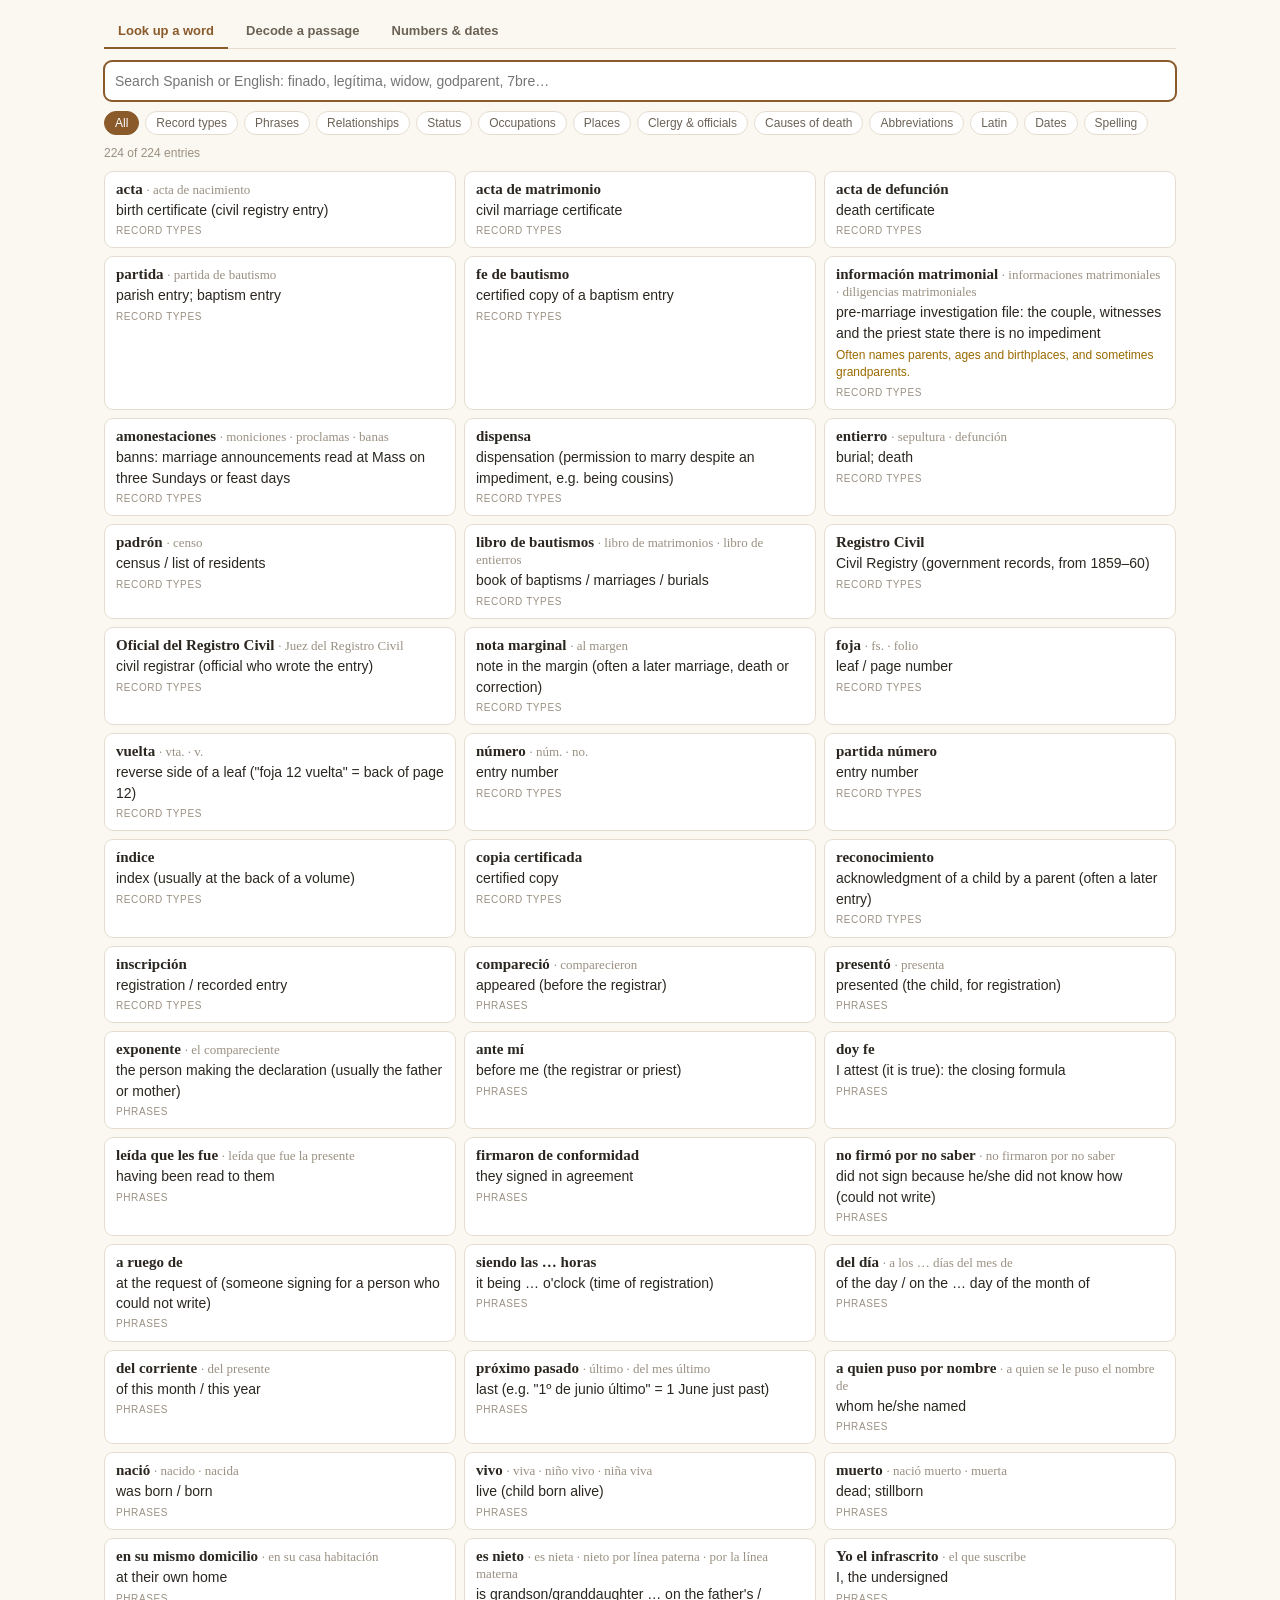
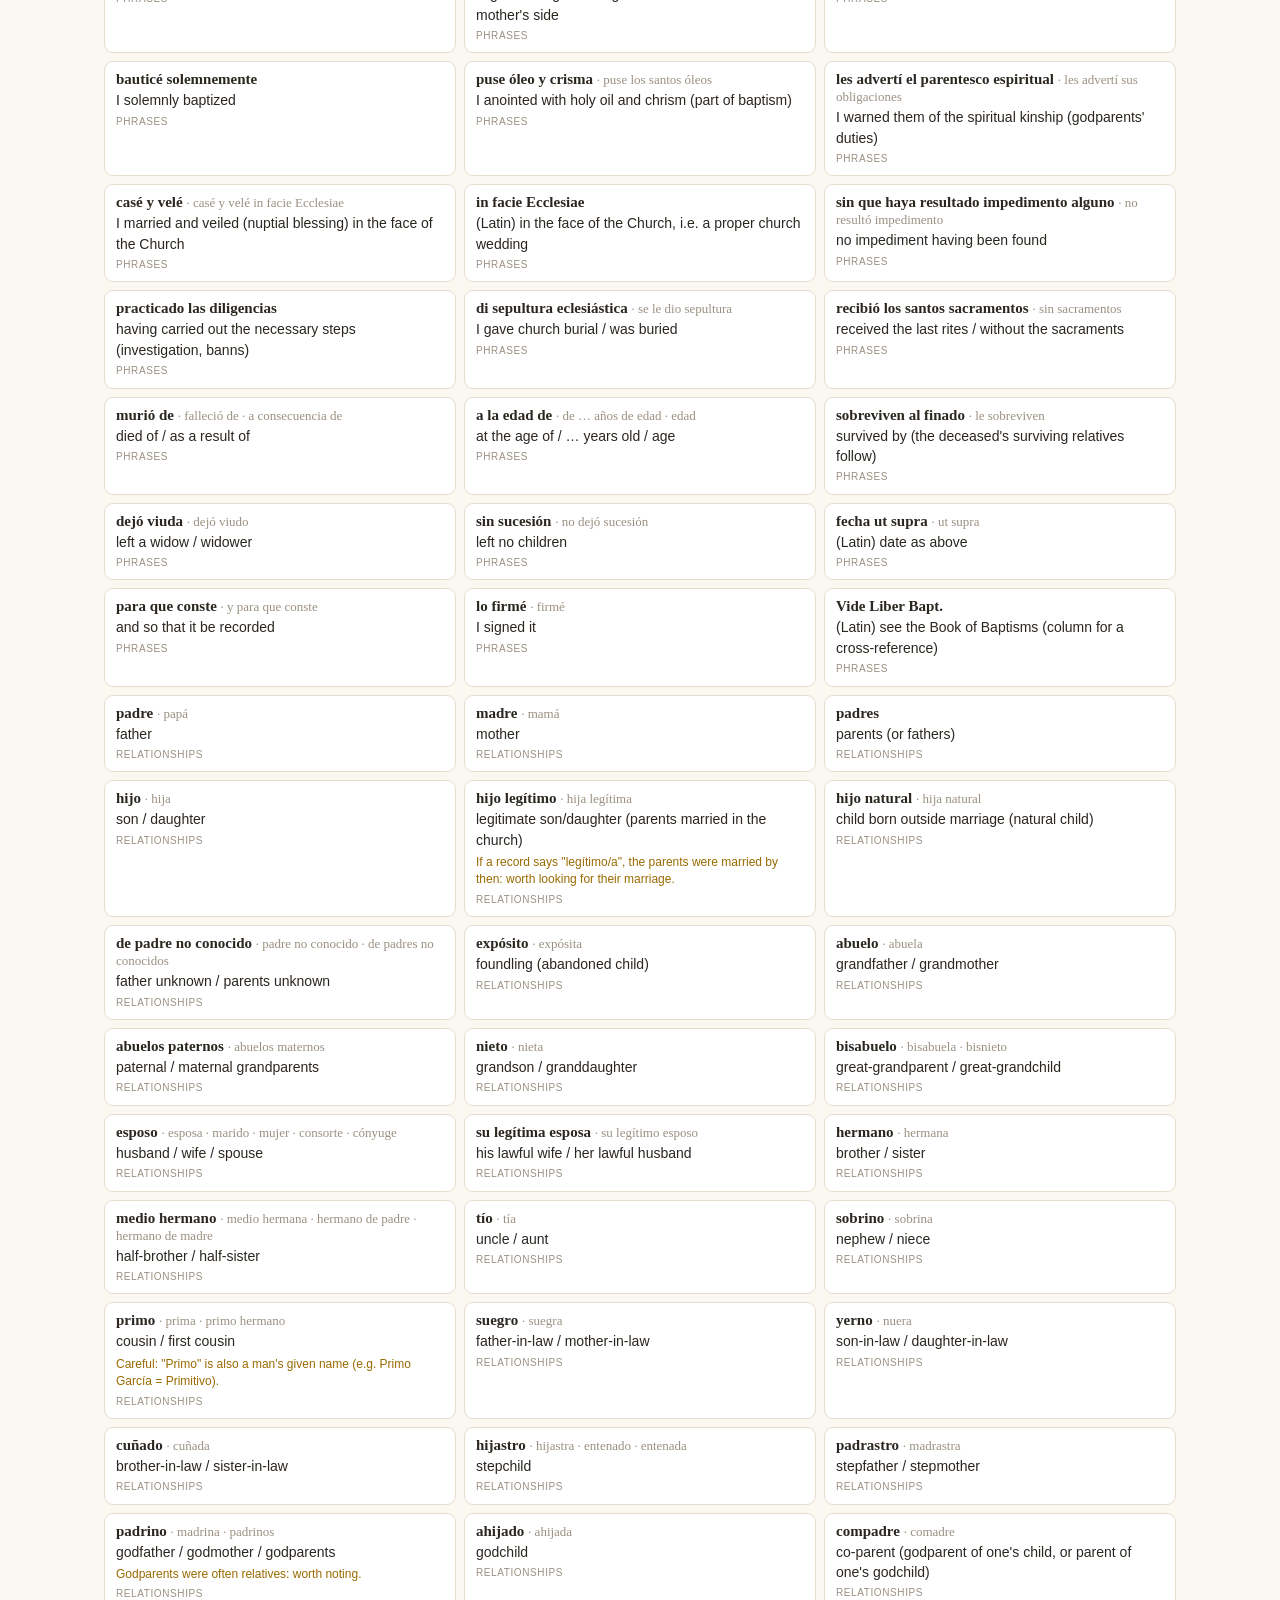
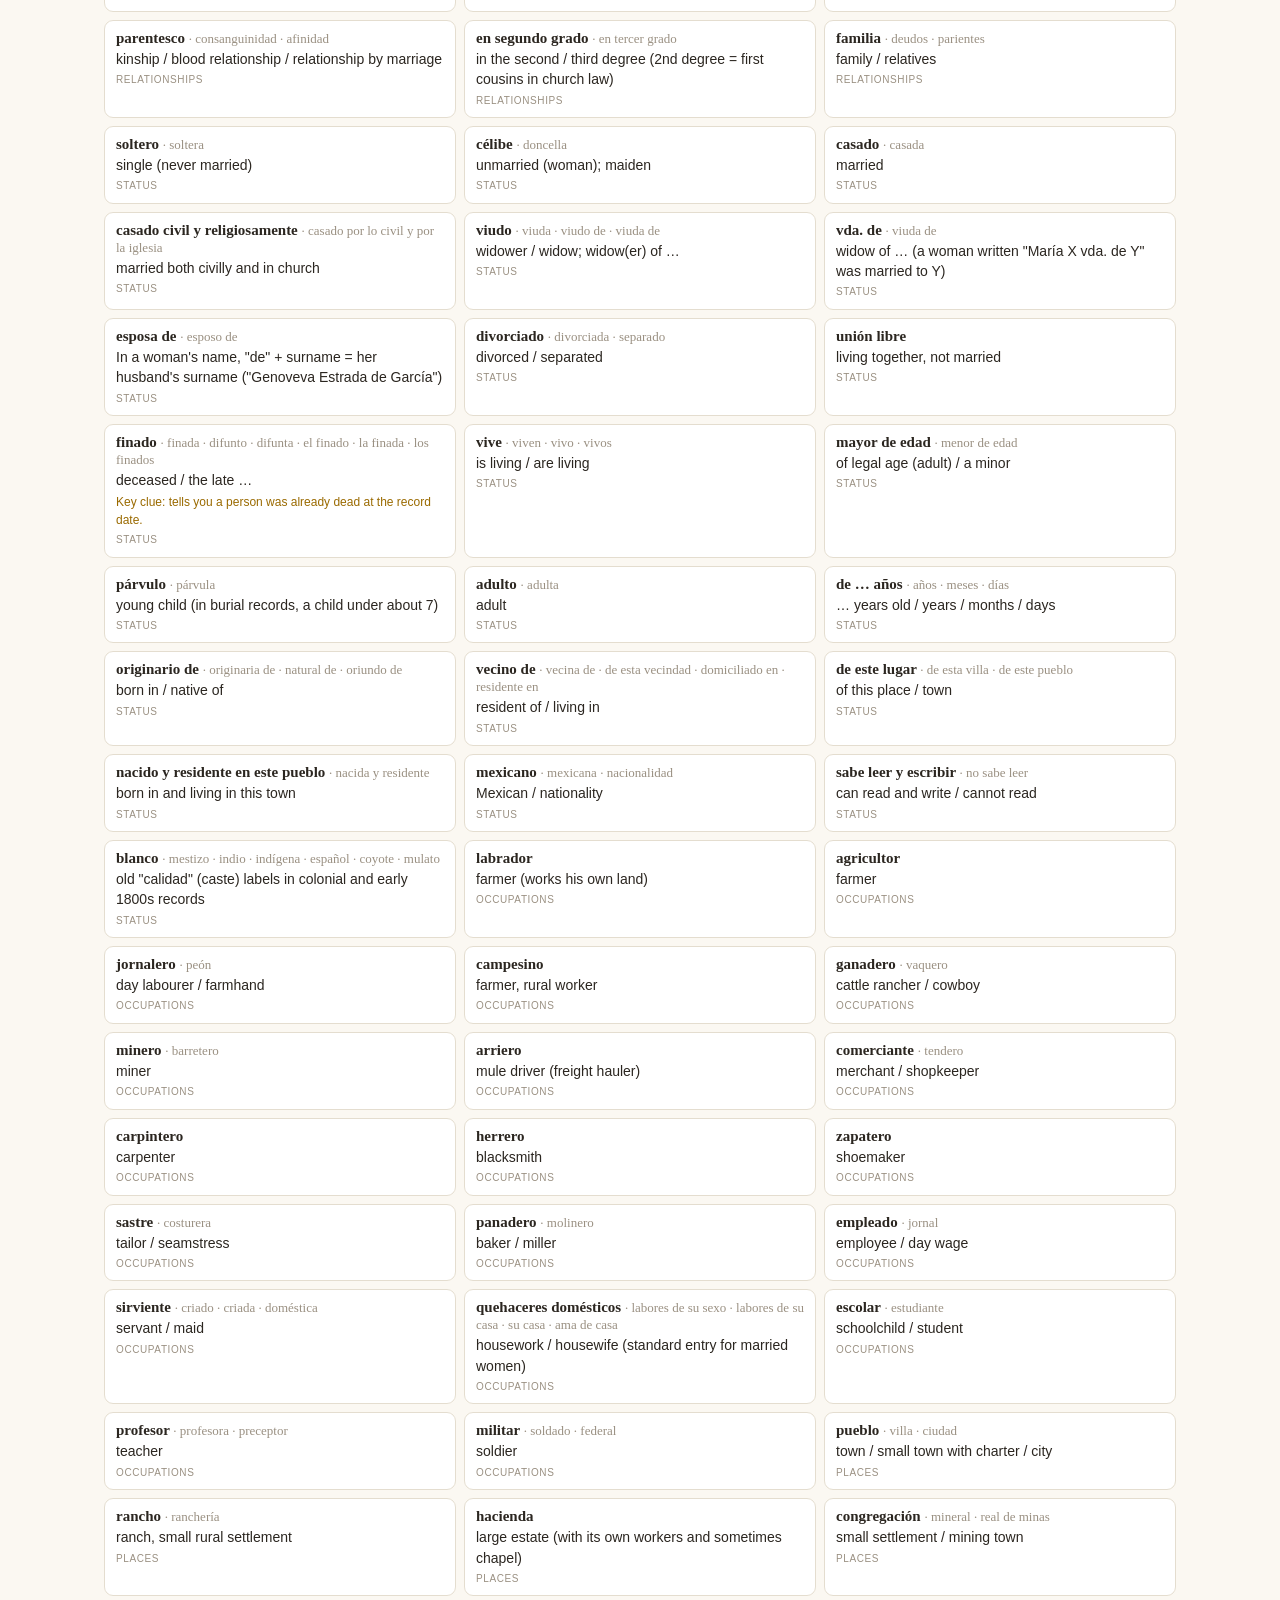
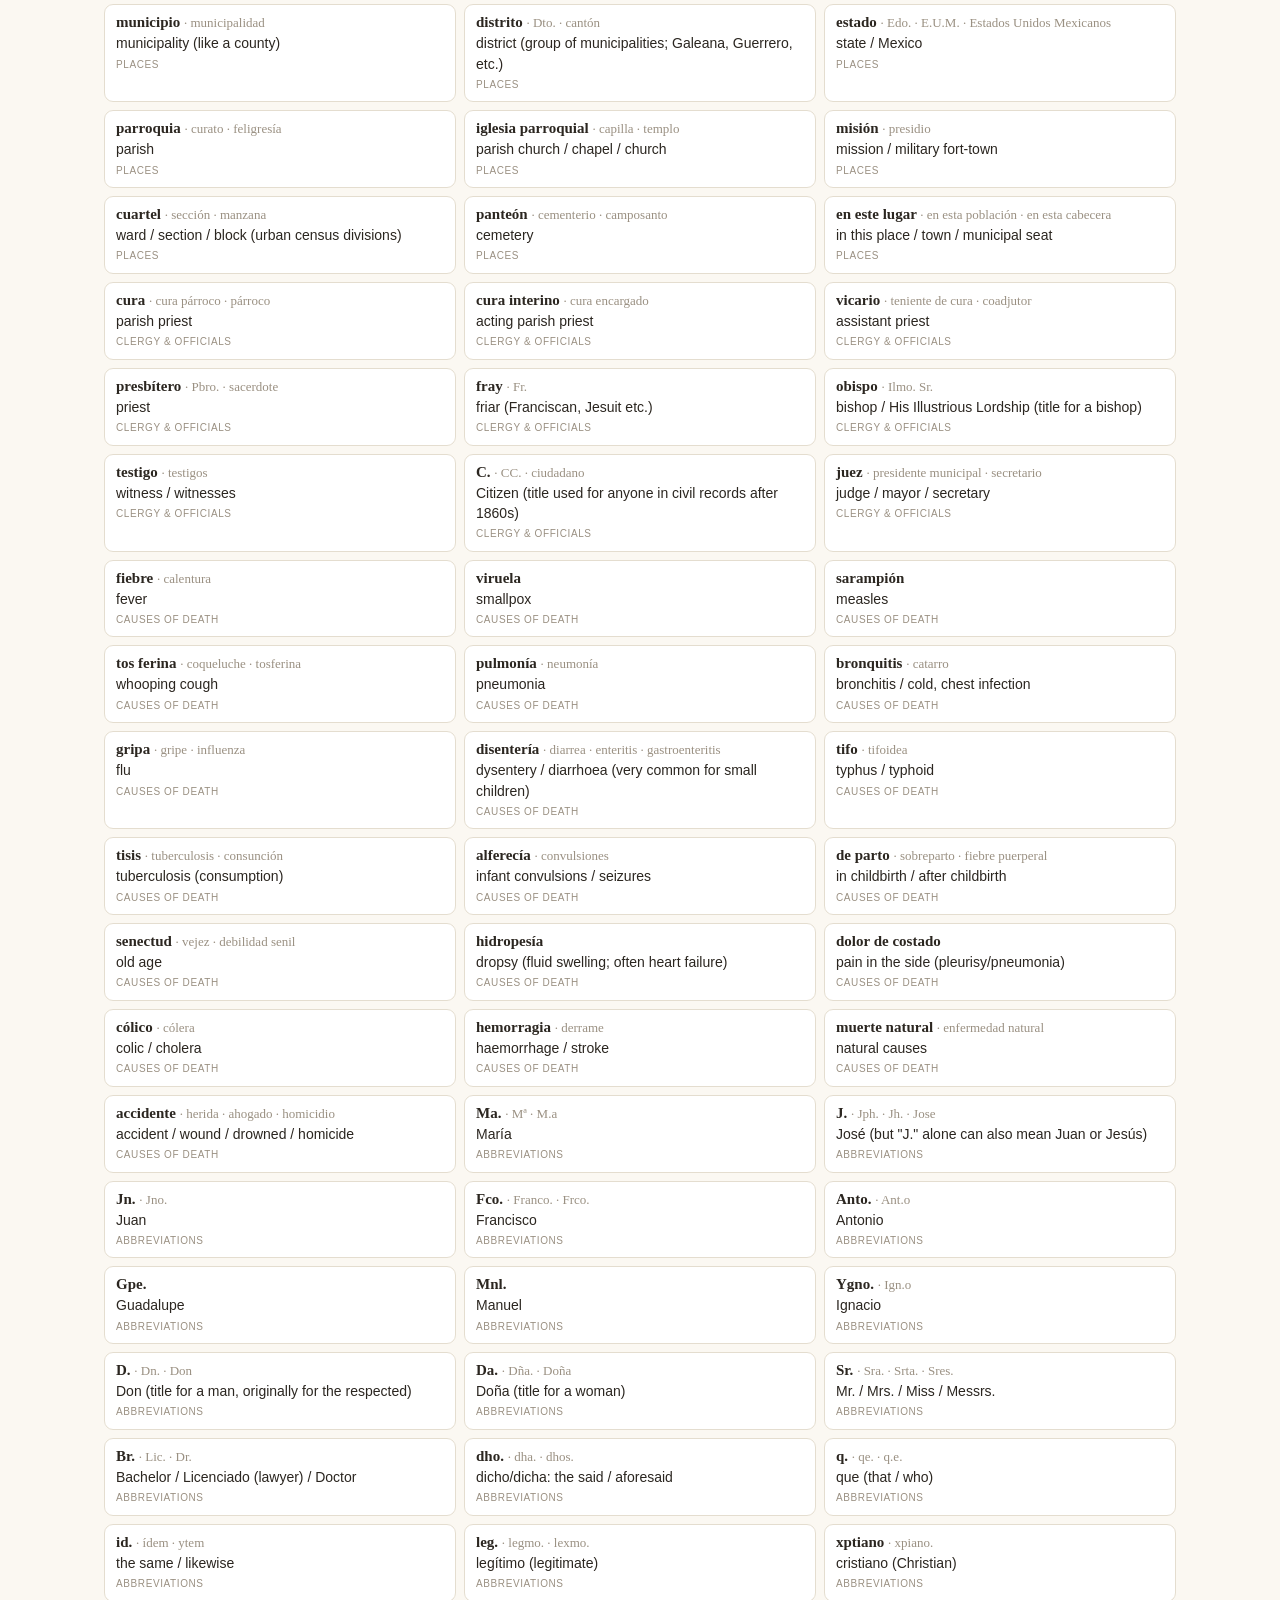
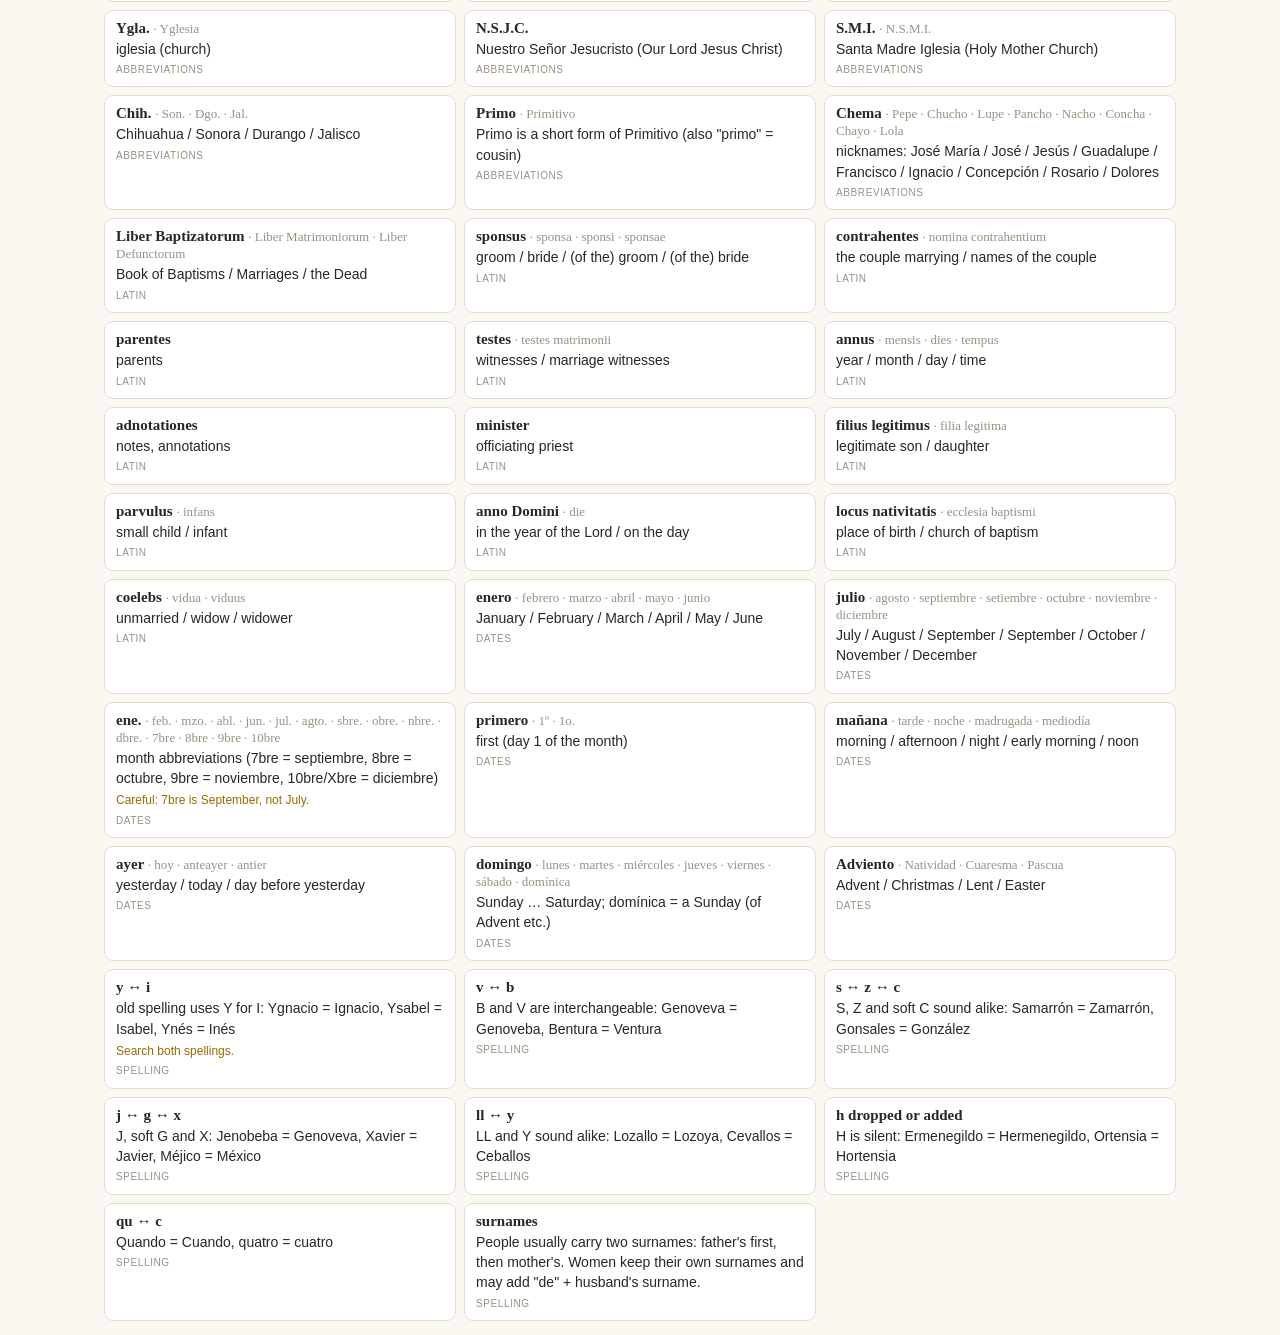
<file: glossary/index.html>
<!doctype html>
<html lang="en">
<head>
<meta charset="utf-8">
<meta name="viewport" content="width=device-width, initial-scale=1">
<title>Spanish Record Helper</title>
<script src="https://docs.getgrist.com/grist-plugin-api.js"></script>
<link rel="stylesheet" href="../shared/style.css">
<script src="../shared/common.js"></script>
<script src="terms.js"></script>
<style>
  .tabs { display: flex; gap: 4px; border-bottom: 1px solid var(--line); margin-bottom: 12px; }
  .tabs button { border: 0; background: none; padding: 9px 14px; font: 600 13px var(--sans); color: var(--ink-2); cursor: pointer; border-bottom: 2px solid transparent; margin-bottom: -1px; }
  .tabs button.on { color: var(--accent); border-bottom-color: var(--accent); }
  .pane { display: none; } .pane.on { display: block; }
  input, textarea { width: 100%; padding: 9px 10px; border: 1px solid var(--line); border-radius: 8px; background: var(--panel); color: var(--ink); font: inherit; }
  textarea { font-family: var(--serif); font-size: 15px; line-height: 1.5; resize: vertical; }
  input:focus, textarea:focus { outline: 2px solid var(--accent); outline-offset: -1px; }
  .cats { display: flex; gap: 6px; flex-wrap: wrap; margin: 10px 0; }
  .cats button { border: 1px solid var(--line); background: var(--panel); color: var(--ink-2); border-radius: 99px; padding: 4px 10px; font-size: 12px; cursor: pointer; }
  .cats button.on { background: var(--accent); color: var(--accent-ink); border-color: var(--accent); }
  .terms { display: grid; grid-template-columns: repeat(auto-fill, minmax(300px, 1fr)); gap: 8px; }
  .t { background: var(--panel); border: 1px solid var(--line); border-radius: 9px; padding: 9px 11px; }
  .t .es { font: 600 15px var(--serif); }
  .t .es .alt { font-weight: 400; color: var(--ink-3); font-size: 13px; }
  .t .en { margin-top: 2px; }
  .t .note { margin-top: 4px; font-size: 12px; color: var(--warn); }
  .t .cat { font-size: 10px; text-transform: uppercase; letter-spacing: .06em; color: var(--ink-3); margin-top: 4px; }
  .count { font-size: 12px; color: var(--ink-3); margin-bottom: 8px; }
  .out { margin-top: 12px; font-family: var(--serif); font-size: 16px; line-height: 1.9; background: var(--panel); border: 1px solid var(--line); border-radius: 10px; padding: 12px 14px; white-space: pre-wrap; }
  mark { background: color-mix(in srgb, var(--accent) 22%, transparent); color: inherit; border-radius: 3px; padding: 0 2px; cursor: help; border-bottom: 1px dotted var(--accent); }
  mark.num { background: var(--ok-bg); border-bottom-color: var(--ok); }
  mark sup { font: 600 10px var(--sans); color: var(--accent); margin-left: 2px; }
  mark.num sup { color: var(--ok); }
  .found { margin-top: 12px; }
  .found table { width: 100%; border-collapse: collapse; font-size: 13px; }
  .found td { padding: 5px 6px; border-top: 1px solid var(--line); vertical-align: top; }
  .found td:first-child { width: 30px; color: var(--ink-3); font-weight: 600; }
  .found td.w { font-family: var(--serif); font-weight: 600; white-space: nowrap; }
  .big { font: 600 28px var(--sans); color: var(--accent); margin: 8px 0; font-variant-numeric: tabular-nums; }
  .numgrid { display: grid; grid-template-columns: repeat(auto-fill, minmax(170px, 1fr)); gap: 4px 12px; font-size: 13px; margin-top: 10px; }
  .numgrid div { display: flex; justify-content: space-between; border-bottom: 1px dotted var(--line); padding: 2px 0; }
  .numgrid b { font-variant-numeric: tabular-nums; }
  .hint { font-size: 12px; color: var(--ink-3); margin-top: 6px; }
</style>
</head>
<body>
<div class="wrap">
  <div class="tabs"><button data-p="look" class="on">Look up a word</button><button data-p="decode">Decode a passage</button><button data-p="nums">Numbers &amp; dates</button></div>

  <div class="pane on" id="look">
    <input id="q" type="search" placeholder="Search Spanish or English: finado, legítima, widow, godparent, 7bre…" autofocus>
    <div class="cats" id="cats"></div>
    <div class="count" id="count"></div>
    <div class="terms" id="terms"></div>
  </div>

  <div class="pane" id="decode">
    <textarea id="txt" rows="6" placeholder="Paste or type a passage from a record, e.g.: …compareció el C. Primo García, originario de San Lorenzo y vecino de este lugar, de cincuenta y dos años de edad, casado, labrador… nieta por línea paterna de los finados Juan García…"></textarea>
    <div class="hint">Words found in the glossary are highlighted and numbered. Number words like <i>cuarenta y cuatro</i> are turned into digits (green). Hover a highlight for its meaning.</div>
    <div class="out" id="out"></div>
    <div class="found" id="found"></div>
  </div>

  <div class="pane" id="nums">
    <input id="numIn" placeholder="Type a number in words: cuarenta y cuatro, mil novecientos treinta, dieciocho…">
    <div class="big" id="numOut">&nbsp;</div>
    <div class="hint">Records write ages, days and years in words. Old spellings work too (diez y ocho, veinte y seis, setecientos).</div>
    <div class="numgrid" id="numgrid"></div>
  </div>
</div>
<script>
const esc = FH.esc;
try { grist.ready({ requiredAccess: 'none' }); FH.followTheme(); } catch (e) {}

// ---------- normalisation that keeps string length ----------
const base = s => [...(s || '')].map(c => c.normalize('NFD')[0]).join('').toLowerCase();

// ---------- glossary ----------
const G = window.GLOSSARY.map(([t, en, cat, note], i) => ({ i, terms: t.split('|').map(x => x.trim()), en, cat, note: note || '' }));
// when a group lists N terms and N meanings separated by " / ", pair them up
const meaningOf = (g, ti) => { const parts = g.en.split(' / '); return parts.length === g.terms.length && parts.length > 1 ? parts[ti].trim() : g.en; };
const CATS = [...new Set(G.map(g => g.cat))];
let cat = '';
document.getElementById('cats').innerHTML = ['All', ...CATS].map(c => `<button data-c="${c === 'All' ? '' : esc(c)}" class="${c === 'All' ? 'on' : ''}">${esc(c)}</button>`).join('');
document.querySelectorAll('#cats button').forEach(b => b.onclick = () => { cat = b.dataset.c; document.querySelectorAll('#cats button').forEach(x => x.classList.toggle('on', x === b)); renderTerms(); });
document.getElementById('q').oninput = renderTerms;
function card(g) {
  return `<div class="t"><div class="es">${esc(g.terms[0])}${g.terms.length > 1 ? ` <span class="alt">· ${g.terms.slice(1).map(esc).join(' · ')}</span>` : ''}</div><div class="en">${esc(g.en)}</div>${g.note ? `<div class="note">${esc(g.note)}</div>` : ''}<div class="cat">${esc(g.cat)}</div></div>`;
}
function renderTerms() {
  const q = base(document.getElementById('q').value.trim());
  const hits = G.filter(g => (!cat || g.cat === cat) && (!q || base(g.terms.join(' ') + ' ' + g.en + ' ' + g.note).includes(q)))
    .sort((a, b) => q ? (score(b, q) - score(a, q)) : 0);
  document.getElementById('count').textContent = `${hits.length} of ${G.length} entries`;
  document.getElementById('terms').innerHTML = hits.map(card).join('') || '<div class="empty">Nothing found. Try fewer letters or the English word.</div>';
}
const score = (g, q) => g.terms.some(t => base(t) === q) ? 3 : g.terms.some(t => base(t).startsWith(q)) ? 2 : g.terms.some(t => base(t).includes(q)) ? 1 : 0;
renderTerms();

// ---------- numbers ----------
const UNITS = { cero: 0, un: 1, uno: 1, una: 1, primero: 1, dos: 2, tres: 3, cuatro: 4, cinco: 5, seis: 6, siete: 7, ocho: 8, nueve: 9, diez: 10, once: 11, doce: 12, trece: 13, catorce: 14, quince: 15,
  dieciseis: 16, diecisiete: 17, dieciocho: 18, diecinueve: 19, veinte: 20, veintiun: 21, veintiuno: 21, veintiuna: 21, veintidos: 22, veintitres: 23, veinticuatro: 24, veinticinco: 25, veintiseis: 26, veintisiete: 27, veintiocho: 28, veintinueve: 29,
  treinta: 30, cuarenta: 40, cincuenta: 50, sesenta: 60, setenta: 70, ochenta: 80, noventa: 90,
  cien: 100, ciento: 100, doscientos: 200, doscientas: 200, trescientos: 300, trescientas: 300, cuatrocientos: 400, cuatrocientas: 400, quinientos: 500, quinientas: 500, seiscientos: 600, setecientos: 700, setecientas: 700, ochocientos: 800, ochocientas: 800, novecientos: 900, novecientas: 900 };
const NUMWORD = new Set([...Object.keys(UNITS), 'mil', 'y']);
function parseNum(words) {
  let total = 0, cur = 0, any = false;
  for (const w of words) {
    if (w === 'y') continue;
    if (w === 'mil') { total += (cur || 1) * 1000; cur = 0; any = true; continue; }
    if (w in UNITS) { cur += UNITS[w]; any = true; } else return null;
  }
  return any ? total + cur : null;
}
// "diez y ocho" handled because 10 + 8; "veinte y seis" = 26
document.getElementById('numIn').oninput = e => {
  const w = base(e.target.value).replace(/[^a-z ]/g, ' ').split(/\s+/).filter(Boolean);
  const n = parseNum(w);
  document.getElementById('numOut').textContent = w.length ? (n == null ? 'Not a number I recognise' : n) : ' ';
};
const REF = [[1, 'uno'], [2, 'dos'], [3, 'tres'], [4, 'cuatro'], [5, 'cinco'], [6, 'seis'], [7, 'siete'], [8, 'ocho'], [9, 'nueve'], [10, 'diez'], [11, 'once'], [12, 'doce'], [13, 'trece'], [14, 'catorce'], [15, 'quince'], [16, 'dieciséis'], [17, 'diecisiete'], [18, 'dieciocho'], [19, 'diecinueve'], [20, 'veinte'], [21, 'veintiuno'], [22, 'veintidós'], [25, 'veinticinco'], [30, 'treinta'], [31, 'treinta y uno'], [40, 'cuarenta'], [50, 'cincuenta'], [60, 'sesenta'], [70, 'setenta'], [80, 'ochenta'], [90, 'noventa'], [100, 'cien / ciento'], [500, 'quinientos'], [700, 'setecientos'], [900, 'novecientos'], [1000, 'mil'], [1873, 'mil ochocientos setenta y tres'], [1909, 'mil novecientos nueve'], [1930, 'mil novecientos treinta']];
document.getElementById('numgrid').innerHTML = REF.map(([n, w]) => `<div><span>${w}</span><b>${n}</b></div>`).join('');

// ---------- decoder ----------
// index every term (skip spelling-rule rows); longest first so phrases win
const IDX = [];
G.forEach(g => { if (g.cat === 'Spelling') return; g.terms.forEach((t, ti) => { const b = base(t).replace(/…/g, '').trim(); if (b.length >= 2 && !/^[a-z]\.?$/.test(b)) IDX.push({ b, g, en: meaningOf(g, ti), key: g.i + ':' + (meaningOf(g, ti) === g.en ? 0 : ti) }); }); });
IDX.sort((a, b) => b.b.length - a.b.length);
const isWordChar = c => /[a-z0-9ñ]/i.test(c || '');
function decode() {
  const raw = document.getElementById('txt').value, low = base(raw);
  const taken = new Array(raw.length).fill(false), spans = [];
  // number phrases
  const re = /[a-zñ]+/g; let m; const toks = [];
  while ((m = re.exec(low))) toks.push({ w: m[0], s: m.index, e: m.index + m[0].length });
  for (let i = 0; i < toks.length; i++) {
    if (!NUMWORD.has(toks[i].w) || toks[i].w === 'y' || toks[i].w === 'un' || toks[i].w === 'una') continue;
    let j = i; const ws = [];
    while (j < toks.length && NUMWORD.has(toks[j].w)) { ws.push(toks[j].w); j++; }
    while (ws.length && ws[ws.length - 1] === 'y') { ws.pop(); j--; }
    const n = parseNum(ws);
    if (n != null && !(ws.length === 1 && ['uno', 'primero'].includes(ws[0]))) {
      const s = toks[i].s, e = toks[j - 1].e;
      spans.push({ s, e, num: n }); for (let k = s; k < e; k++) taken[k] = true; i = j - 1;
    }
  }
  // glossary terms
  for (const { b, g, en, key } of IDX) {
    let from = 0, at;
    while ((at = low.indexOf(b, from)) !== -1) {
      const e = at + b.length;
      const okL = !isWordChar(low[at - 1]) || !isWordChar(b[0]);
      const okR = !isWordChar(low[e]) || !isWordChar(b[b.length - 1]);
      if (okL && okR && !taken.slice(at, e).some(Boolean)) { spans.push({ s: at, e, g, en, key }); for (let k = at; k < e; k++) taken[k] = true; }
      from = at + 1;
    }
  }
  spans.sort((a, b) => a.s - b.s);
  const seen = new Map(); let html = '', pos = 0, list = [];
  for (const sp of spans) {
    html += esc(raw.slice(pos, sp.s));
    const word = raw.slice(sp.s, sp.e);
    if (sp.num != null) { html += `<mark class="num" title="${sp.num}">${esc(word)}<sup>${sp.num}</sup></mark>`; }
    else {
      if (!seen.has(sp.key)) { seen.set(sp.key, seen.size + 1); list.push({ n: seen.size, word, g: sp.g, en: sp.en }); }
      const n = seen.get(sp.key);
      html += `<mark title="${esc(sp.en)}">${esc(word)}<sup>${n}</sup></mark>`;
    }
    pos = sp.e;
  }
  html += esc(raw.slice(pos));
  document.getElementById('out').innerHTML = raw.trim() ? html : '<span class="faint">The decoded text appears here.</span>';
  document.getElementById('found').innerHTML = list.length ? `<table>${list.map(x => `<tr><td>${x.n}</td><td class="w">${esc(x.word)}</td><td>${esc(x.en)}${x.g.note ? `<div class="hint" style="color:var(--warn)">${esc(x.g.note)}</div>` : ''}</td></tr>`).join('')}</table>` : '';
}
document.getElementById('txt').oninput = decode; decode();

// tabs
document.querySelectorAll('.tabs button').forEach(b => b.onclick = () => {
  document.querySelectorAll('.tabs button').forEach(x => x.classList.toggle('on', x === b));
  document.querySelectorAll('.pane').forEach(p => p.classList.toggle('on', p.id === b.dataset.p));
});
</script>
</body>
</html>
</file>
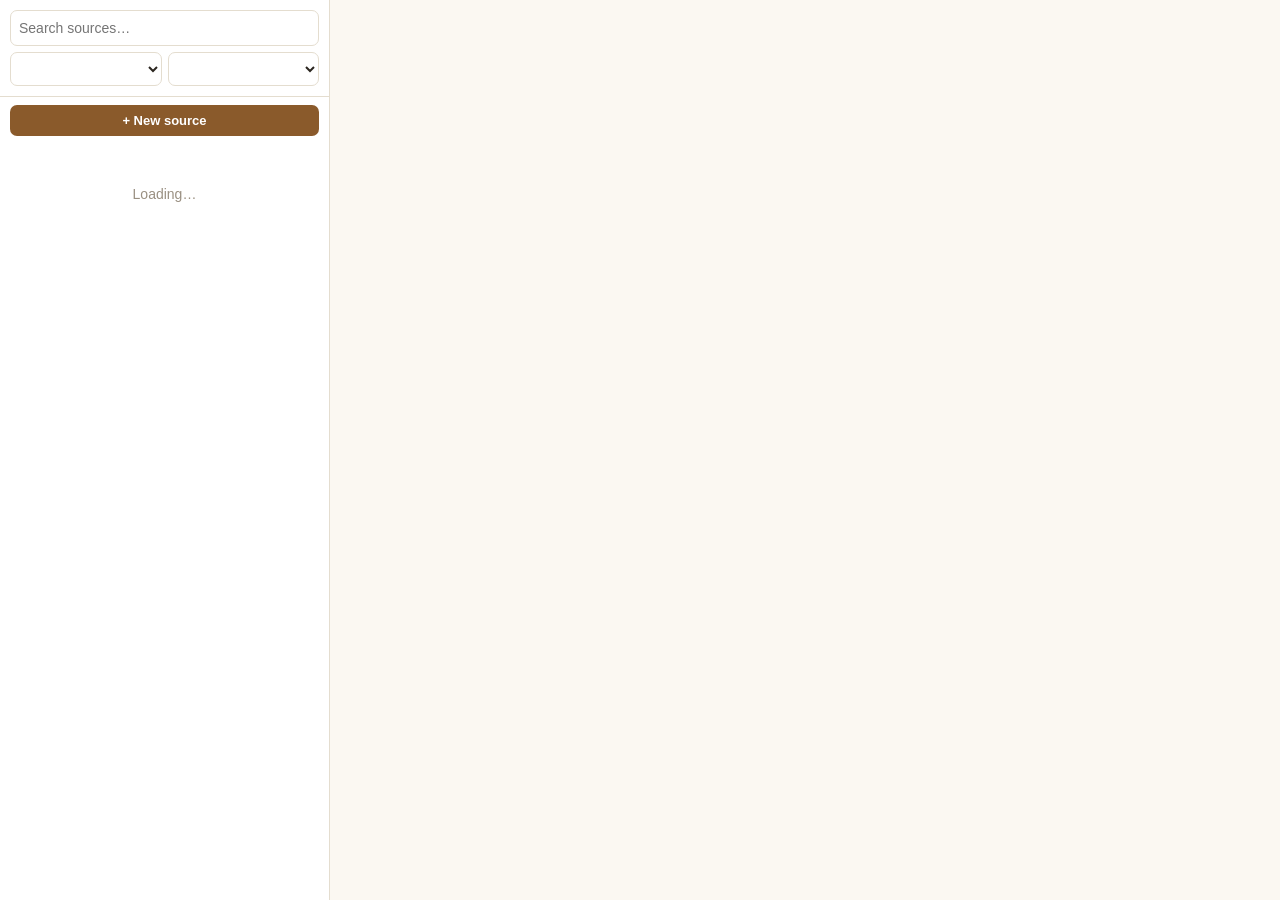
<file: sources/index.html>
<!doctype html>
<html lang="en">
<head>
<meta charset="utf-8">
<meta name="viewport" content="width=device-width, initial-scale=1">
<title>Sources</title>
<script src="https://docs.getgrist.com/grist-plugin-api.js"></script>
<link rel="stylesheet" href="../shared/style.css">
<script src="../shared/common.js"></script>
<style>
  html, body { height: 100%; }
  body { display: grid; grid-template-columns: 330px 1fr; height: 100vh; overflow: hidden; }
  @media (max-width: 760px) { body { grid-template-columns: 1fr; height: auto; overflow: auto; } .side { max-height: 45vh; } }
  .side { border-right: 1px solid var(--line); display: flex; flex-direction: column; min-height: 0; background: var(--panel); }
  .side .filters { padding: 10px; display: grid; gap: 6px; border-bottom: 1px solid var(--line); }
  .side .row2 { display: grid; grid-template-columns: 1fr 1fr; gap: 6px; }
  input, select, textarea { width: 100%; padding: 7px 8px; border: 1px solid var(--line); border-radius: 7px; background: var(--panel); color: var(--ink); font: inherit; }
  textarea { resize: vertical; min-height: 70px; font-family: var(--serif); }
  input:focus, select:focus, textarea:focus { outline: 2px solid var(--accent); outline-offset: -1px; }
  .list { overflow: auto; flex: 1; }
  .src { padding: 8px 12px; border-bottom: 1px solid var(--line); cursor: pointer; display: grid; grid-template-columns: 44px 1fr auto; gap: 8px; align-items: start; }
  .src:hover { background: var(--panel-2); }
  .src.sel { background: color-mix(in srgb, var(--accent) 14%, transparent); }
  .src .code { font-weight: 700; color: var(--accent); font-variant-numeric: tabular-nums; }
  .src .t { font-size: 13px; line-height: 1.3; display: -webkit-box; -webkit-line-clamp: 2; -webkit-box-orient: vertical; overflow: hidden; }
  .src .m { font-size: 11px; color: var(--ink-3); margin-top: 2px; }
  .ex { width: 10px; height: 10px; border-radius: 50%; margin-top: 4px; background: var(--line); }
  .ex.Fully { background: var(--ok); } .ex.Partly { background: var(--warn); }
  .newbtn { margin: 8px 10px; }
  .main { overflow: auto; min-height: 0; }
  .btn { background: var(--accent); color: var(--accent-ink); border: 0; border-radius: 7px; padding: 8px 14px; font: 600 13px var(--sans); cursor: pointer; white-space: nowrap; }
  .btn.ghost { background: var(--panel-2); color: var(--ink); }
  .btn.sm { padding: 5px 10px; font-size: 12px; }
  .head { display: flex; gap: 10px; align-items: flex-start; justify-content: space-between; }
  .head h1 { font: 600 20px/1.25 var(--serif); margin: 0; }
  .head .code { font: 700 13px var(--sans); color: var(--accent); }
  .meta { display: flex; flex-wrap: wrap; gap: 6px; margin: 8px 0; }
  .links { display: flex; gap: 8px; flex-wrap: wrap; }
  .seg { display: inline-flex; border: 1px solid var(--line); border-radius: 8px; overflow: hidden; }
  .seg button { border: 0; background: var(--panel); color: var(--ink-2); padding: 6px 10px; font: inherit; font-size: 12px; cursor: pointer; border-right: 1px solid var(--line); }
  .seg button:last-child { border-right: 0; }
  .seg button.on { background: var(--accent); color: var(--accent-ink); }
  .grid2 { display: grid; grid-template-columns: minmax(0, 1fr) minmax(0, 1fr); gap: 12px; }
  @media (max-width: 1000px) { .grid2 { grid-template-columns: 1fr; } }
  .stack { display: flex; flex-direction: column; gap: 12px; }
  .drop { border: 2px dashed var(--line); border-radius: 10px; padding: 14px; text-align: center; color: var(--ink-3); font-size: 13px; cursor: pointer; }
  .drop.over { border-color: var(--accent); color: var(--accent); background: color-mix(in srgb, var(--accent) 8%, transparent); }
  .thumbs { display: flex; gap: 8px; flex-wrap: wrap; margin-bottom: 10px; }
  .thumbs a { display: block; width: 120px; height: 90px; border: 1px solid var(--line); border-radius: 8px; overflow: hidden; background: var(--panel-2); position: relative; }
  .thumbs img { width: 100%; height: 100%; object-fit: cover; }
  .thumbs .fn { position: absolute; left: 0; right: 0; bottom: 0; font-size: 10px; padding: 2px 4px; background: rgba(0,0,0,.55); color: #fff; white-space: nowrap; overflow: hidden; text-overflow: ellipsis; }
  .trans { white-space: pre-wrap; font-family: var(--serif); font-size: 13px; max-height: 320px; overflow: auto; background: var(--panel-2); border-radius: 8px; padding: 10px; }
  .ev-person { margin-top: 8px; }
  .ev-person > .pn { font-weight: 600; margin-bottom: 2px; }
  .ev-row { display: grid; grid-template-columns: 110px 1fr auto; gap: 8px; align-items: start; font-size: 13px; padding: 3px 0; border-top: 1px dashed var(--line); }
  .ev-row .badge { justify-self: start; }
  .ev-row .q { font-family: var(--serif); font-style: italic; }
  .form { display: grid; grid-template-columns: repeat(4, minmax(0, 1fr)); gap: 8px; }
  .form .w2 { grid-column: span 2; } .form .w4 { grid-column: 1 / -1; }
  @media (max-width: 560px) { .form { grid-template-columns: 1fr 1fr; } }
  .f label { display: block; font-size: 11px; color: var(--ink-3); font-weight: 600; text-transform: uppercase; letter-spacing: .05em; margin-bottom: 3px; }
  .picked { display: flex; gap: 6px; flex-wrap: wrap; margin-top: 4px; }
  .msg { font-size: 12px; color: var(--ok); margin-left: 8px; }
  .msg.err { color: var(--bad); }
  details summary { cursor: pointer; color: var(--ink-2); font-size: 13px; }
</style>
</head>
<body>
<aside class="side">
  <div class="filters">
    <input id="q" type="search" placeholder="Search sources…">
    <div class="row2"><select id="fType"></select><select id="fEx"></select></div>
  </div>
  <button class="btn newbtn" id="newBtn">+ New source</button>
  <div class="list" id="list"><div class="loading">Loading…</div></div>
</aside>
<main class="main"><div class="wrap" id="main"></div></main>
<script>
const esc = FH.esc;
const TABLES = ['Sources', 'Evidence', 'People', 'Places', 'Names', 'Conclusions', 'Ancestry_Sync', 'Searches', '_grist_Attachments'];
let data = null, choices = {}, selected = null, mode = 'view', token = null, tokenAt = 0, t = null;

grist.ready({ requiredAccess: 'full', columns: [], allowSelectBy: true });
FH.followTheme();
grist.onRecord(rec => { if (rec && mode !== 'new') { selected = rec.id; } reload(); });
grist.onRecords(() => reload());
['q', 'fType', 'fEx'].forEach(id => document.getElementById(id).addEventListener('input', renderList));
document.getElementById('newBtn').onclick = () => { mode = 'new'; renderMain(); };

function reload() { clearTimeout(t); t = setTimeout(load, 120); }
async function load() {
  data = await FH.load(TABLES);
  await loadChoices();
  fillFilters();
  if (!data.byId.Sources.has(selected) && data.Sources.length) selected = data.Sources[0].id;
  renderList(); renderMain();
}
async function loadChoices() {
  try {
    const cols = FH.rows(await grist.docApi.fetchTable('_grist_Tables_column'));
    const tabs = FH.rows(await grist.docApi.fetchTable('_grist_Tables'));
    const tid = new Map(tabs.map(x => [x.id, x.tableId]));
    choices = {};
    cols.forEach(c => { if (c.type === 'Choice' && c.widgetOptions) { try { choices[tid.get(c.parentId) + '.' + c.colId] = JSON.parse(c.widgetOptions).choices || []; } catch (e) {} } });
  } catch (e) { choices = {}; }
}
const ch = k => choices[k] || [];
async function tok() {
  if (!token || Date.now() - tokenAt > 4 * 60 * 1000) { token = await grist.docApi.getAccessToken({ readOnly: false }); tokenAt = Date.now(); }
  return token;
}
function fillFilters() {
  const ft = document.getElementById('fType'), fe = document.getElementById('fEx');
  const kt = ft.value, ke = fe.value;
  ft.innerHTML = '<option value="">All types</option>' + ch('Sources.Record_Type').map(x => `<option>${esc(x)}</option>`).join('');
  fe.innerHTML = '<option value="">Any status</option>' + ch('Sources.Extraction').map(x => `<option>${esc(x)}</option>`).join('') + '<option value="__img">No image yet</option>';
  ft.value = kt; fe.value = ke;
}
const codeNum = c => { const m = String(c || '').match(/\d+/); return m ? +m[0] : 0; };
const exClass = s => (s || '').split(' ')[0];

function renderList() {
  if (!data) return;
  const q = document.getElementById('q').value.toLowerCase().normalize('NFD').replace(/[̀-ͯ]/g, '');
  const ft = document.getElementById('fType').value, fe = document.getElementById('fEx').value;
  const rows = data.Sources.filter(s => {
    if (ft && s.Record_Type !== ft) return false;
    if (fe === '__img') { if (FH.list(s.Images).length) return false; }
    else if (fe && s.Extraction !== fe) return false;
    if (q) { const hay = `${s.Code} ${s.Title} ${s.Notes} ${s.Film_DGS}`.toLowerCase().normalize('NFD').replace(/[̀-ͯ]/g, ''); if (!q.split(/\s+/).every(w => hay.includes(w))) return false; }
    return true;
  }).sort((a, b) => codeNum(b.Code) - codeNum(a.Code));
  document.getElementById('list').innerHTML = rows.map(s => {
    const n = s.Evidence_Count != null ? s.Evidence_Count : data.Evidence.filter(e => e.Source === s.id).length;
    const img = FH.list(s.Images).length;
    return `<div class="src ${s.id === selected && mode !== 'new' ? 'sel' : ''}" data-id="${s.id}"><div class="code">${esc(s.Code || '')}</div>
      <div><div class="t">${esc(s.Title || '(untitled)')}</div><div class="m">${esc([s.Record_Type, s.Year].filter(Boolean).join(' · '))}${n ? ` · ${n} evidence` : ''}${img ? ` · 🖼 ${img}` : ''}</div></div>
      <div class="ex ${exClass(s.Extraction)}" title="${esc(s.Extraction || 'Not extracted')}"></div></div>`;
  }).join('') || '<div class="empty" style="padding:14px">No sources match.</div>';
  const selEl = document.querySelector('.src.sel'); if (selEl) selEl.scrollIntoView({ block: 'nearest' });
  document.querySelectorAll('.src').forEach(el => el.onclick = () => { mode = 'view'; selected = +el.dataset.id; grist.setCursorPos({ rowId: selected }).catch(() => {}); renderList(); renderMain(); });
}

function opts(list, cur, blank = true) { return (blank ? '<option value=""></option>' : '') + list.map(x => `<option ${x === cur ? 'selected' : ''}>${esc(x)}</option>`).join(''); }
function placeOpts(cur) { return '<option value="0"></option>' + data.Places.slice().sort((a, b) => (a.Name || '').localeCompare(b.Name || '')).map(p => `<option value="${p.id}" ${p.id === cur ? 'selected' : ''}>${esc(p.Name)}</option>`).join(''); }
const card = (title, body, extra = '') => `<div class="card"><div class="section-title">${title}${extra}</div>${body}</div>`;

function renderMain() {
  const m = document.getElementById('main');
  if (!data) return;
  if (mode === 'new') return renderNew(m);
  const s = data.byId.Sources.get(selected);
  if (!s) { m.innerHTML = '<div class="empty">No source selected.</div>'; return; }
  const place = data.byId.Places.get(s.Place);
  const ev = data.Evidence.filter(e => e.Source === s.id);
  const byPerson = new Map();
  ev.forEach(e => { if (!byPerson.has(e.Person)) byPerson.set(e.Person, []); byPerson.get(e.Person).push(e); });
  const names = data.Names.filter(n => n.Source === s.id);
  const cons = data.Conclusions.filter(c => FH.list(c.Sources).includes(s.id));
  const anc = data.Ancestry_Sync.filter(a => a.Source === s.id);
  const imgs = FH.list(s.Images);
  const att = data.byId._grist_Attachments;

  m.innerHTML = `
  <div class="card">
    <div class="head"><div><div class="code">${esc(s.Code || '')}</div><h1>${esc(s.Title || '(untitled)')}</h1></div>
      <div class="links">${s.Record_URL ? `<a class="btn ghost sm" href="${esc(s.Record_URL)}" target="_blank" rel="noopener">Record ↗</a>` : ''}${s.Image_URL ? `<a class="btn sm" href="${esc(s.Image_URL)}" target="_blank" rel="noopener">Image ↗</a>` : ''}</div></div>
    <div class="meta">${[s.Record_Type, s.Year, place && place.Name, s.Repository, s.Film_DGS && ('Film ' + s.Film_DGS), s.Image_No && ('img ' + s.Image_No)].filter(Boolean).map(x => `<span class="badge">${esc(x)}</span>`).join('')}</div>
    <div style="display:flex;gap:10px;align-items:center;flex-wrap:wrap">
      <span class="muted" style="font-size:12px">Extraction</span>
      <div class="seg" id="exSeg">${ch('Sources.Extraction').map(x => `<button data-v="${esc(x)}" class="${s.Extraction === x ? 'on' : ''}">${esc(x)}</button>`).join('')}</div>
      ${s.Extracted_On ? `<span class="faint" style="font-size:12px">on ${FH.fmtDate(s.Extracted_On)}</span>` : ''}
      <button class="btn ghost sm" id="editBtn">Edit details</button><span class="msg" id="topMsg"></span>
    </div>
    ${s.Notes ? `<div class="muted" style="margin-top:8px;font-size:13px;white-space:pre-wrap">${esc(s.Notes)}</div>` : ''}
    <div id="editBox"></div>
  </div>
  <div class="grid2" style="margin-top:12px">
    <div class="stack">
      ${card('Images', `${imgs.length ? `<div class="thumbs">${imgs.map(id => { const a = att && att.get(id); const fn = a ? a.fileName : 'file'; const isImg = /\.(jpe?g|png|gif|webp|bmp|tiff?)$/i.test(fn); return `<a href="#" data-att="${id}" title="${esc(fn)}">${isImg ? `<img data-att-img="${id}" alt="">` : ''}<span class="fn">${esc(fn)}</span></a>`; }).join('')}</div>` : ''}
        <div class="muted" style="font-size:13px">${imgs.length ? '' : 'No images yet. '}Add or remove images in the <b>Images</b> box below this widget (Grist only accepts uploads through its own box). They show up here straight away.</div>`, `<span class="count">${imgs.length}</span>`)}
      ${card('Transcription', `${s.Transcription ? `<div class="trans">${esc(s.Transcription)}</div>` : '<div class="empty">None yet.</div>'}
        <details style="margin-top:8px"><summary>Edit transcription</summary><textarea id="trans" rows="10">${esc(s.Transcription || '')}</textarea>
        <div style="margin-top:6px"><button class="btn sm" id="saveTrans">Save</button><span class="msg" id="trMsg"></span></div></details>`)}
    </div>
    <div class="stack">
      ${card('Evidence from this source', [...byPerson.entries()].map(([pid, rows]) => { const p = data.byId.People.get(pid); return `<div class="ev-person"><div class="pn">${esc(p ? p.Name : '(no person)')}</div>${rows.map(e => `<div class="ev-row"><span class="badge">${esc(e.Fact || '')}</span><span class="q">${esc(e.As_Written || '')}${e.Age != null ? ` <span class="faint">(age ${e.Age})</span>` : ''}</span><span class="faint">${esc(e.Info_Type || '')}</span></div>`).join('')}</div>`; }).join('') || '<div class="empty">Nothing extracted yet.</div>', `<span class="count">${ev.length}</span>`)}
      ${card('Add evidence', evidenceForm(s))}
      ${names.length ? card('Names as written here', `<div style="display:flex;flex-wrap:wrap;gap:6px">${names.map(n => `<span class="badge">${esc(n.Name_As_Written)}</span>`).join('')}</div>`) : ''}
      ${cons.length ? card('Cited by conclusions', cons.map(c => `<div style="font-size:13px;padding:3px 0"><b>${esc(c.Code)}</b> · ${esc(c.Title)}</div>`).join('')) : ''}
      ${anc.length ? card('Ancestry sync', anc.map(a => `<div style="font-size:13px;padding:3px 0">${esc(a.Ancestry_Title || '')} · <span class="badge">${esc(a.Status || '')}</span> ${esc(a.Checklist || '')}</div>`).join('')) : ''}
    </div>
  </div>`;
  wireView(s);
}

function evidenceForm(s) {
  return `<div class="form" id="evForm">
    <div class="f w4"><label>Person</label><div class="search" id="evPerson"></div><div class="picked" id="evPicked"><span class="faint" style="font-size:12px">Pick who this fact is about.</span></div></div>
    <div class="f"><label>Fact</label><select id="evFact">${opts(ch('Evidence.Fact'), 'Age', false)}</select></div>
    <div class="f"><label>Record date</label><input id="evDate" type="date" value="${s.Year ? s.Year + '-01-01' : ''}"></div>
    <div class="f"><label>Age stated</label><input id="evAge" type="number" step="0.5" min="0"></div>
    <div class="f"><label>Info</label><select id="evInfo">${opts(ch('Evidence.Info_Type'), 'Secondary', false)}</select></div>
    <div class="f w4"><label>As written</label><input id="evAs" placeholder="Exact words from the record"></div>
    <div class="f w2"><label>Place</label><select id="evPlace">${placeOpts(s.Place)}</select></div>
    <div class="f w2"><label>Notes</label><input id="evNotes"></div>
    <div class="w4"><button class="btn" id="evAdd">Add evidence</button><label style="font-size:12px;margin-left:10px"><input type="checkbox" id="evKeep" style="width:auto"> keep person selected</label><span class="msg" id="evMsg"></span></div>
  </div>`;
}

let evPerson = null;
function wireView(s) {
  const $ = id => document.getElementById(id);
  // extraction status
  $('exSeg').querySelectorAll('button').forEach(b => b.onclick = async () => {
    const v = b.dataset.v, upd = { Extraction: v };
    if (v === 'Fully extracted' || v === 'Partly extracted') upd.Extracted_On = Math.floor(Date.UTC(new Date().getFullYear(), new Date().getMonth(), new Date().getDate()) / 1000);
    await grist.docApi.applyUserActions([['UpdateRecord', 'Sources', s.id, upd]]); reload();
  });
  $('editBtn').onclick = () => { $('editBox').innerHTML = sourceForm(s); wireSourceForm(s); };
  // images
  loadThumbs();
  document.querySelectorAll('[data-att]').forEach(a => a.onclick = async ev => { ev.preventDefault(); const k = await tok(); window.open(`${k.baseUrl}/attachments/${a.dataset.att}/download?auth=${k.token}`, '_blank'); });
  // transcription
  $('saveTrans').onclick = async () => { await grist.docApi.applyUserActions([['UpdateRecord', 'Sources', s.id, { Transcription: $('trans').value }]]); $('trMsg').textContent = 'Saved.'; reload(); };
  // evidence
  const pick = id => { evPerson = id; const p = data.byId.People.get(id); $('evPicked').innerHTML = p ? `<span class="chip">${esc(p.Name)} <span class="sub">${esc(FH.lifespan(p))}</span></span>` : ''; };
  FH.personSearch($('evPerson'), () => data.People, pick);
  if (evPerson && data.byId.People.has(evPerson) && keepPerson) pick(evPerson); else evPerson = null;
  $('evKeep').checked = keepPerson;
  $('evAdd').onclick = async () => {
    if (!evPerson) { $('evMsg').className = 'msg err'; $('evMsg').textContent = 'Pick a person first.'; return; }
    const dv = $('evDate').value, age = parseFloat($('evAge').value);
    const rec = { Person: evPerson, Source: s.id, Fact: $('evFact').value, As_Written: $('evAs').value, Info_Type: $('evInfo').value, Place: +$('evPlace').value || 0, Notes: $('evNotes').value };
    if (dv) rec.Record_Date = Date.UTC(+dv.slice(0, 4), +dv.slice(5, 7) - 1, +dv.slice(8, 10)) / 1000;
    if (!isNaN(age)) rec.Age = age;
    await grist.docApi.applyUserActions([['AddRecord', 'Evidence', null, rec]]);
    keepPerson = $('evKeep').checked;
    const extra = s.Extraction === 'Not extracted' || !s.Extraction;
    if (extra) await grist.docApi.applyUserActions([['UpdateRecord', 'Sources', s.id, { Extraction: 'Partly extracted' }]]);
    reload();
  };
}
let keepPerson = false;

async function loadThumbs() {
  const imgs = document.querySelectorAll('[data-att-img]');
  if (!imgs.length) return;
  try { const k = await tok(); imgs.forEach(i => i.src = `${k.baseUrl}/attachments/${i.dataset.attImg}/download?auth=${k.token}`); } catch (e) {}
}
async function upload(s, files) {
  const msg = document.getElementById('upMsg');
  if (!files.length) return;
  msg.className = 'msg'; msg.textContent = `Uploading ${files.length}…`;
  const attach = async ids => {
    const cur = FH.list(data.byId.Sources.get(s.id).Images);
    await grist.docApi.applyUserActions([['UpdateRecord', 'Sources', s.id, { Images: ['L', ...cur, ...ids] }]]);
    msg.textContent = `Added ${ids.length} file${ids.length > 1 ? 's' : ''}.`; reload();
  };
  const form = () => { const fd = new FormData(); files.forEach(f => fd.append('upload', f, f.name || 'pasted.png')); return fd; };
  let k;
  try { k = await tok(); } catch (e) { msg.className = 'msg err'; msg.textContent = 'Could not get access (set the widget to Full document access).'; return; }
  const url = `${k.baseUrl}/attachments?auth=${k.token}`;
  // 1) normal request (works when Grist allows cross-site requests)
  try {
    const r = await fetch(url, { method: 'POST', body: form() });
    if (r.ok) return attach(await r.json());
  } catch (e) { /* blocked by the browser; try the fallback */ }
  // 2) "no-cors" request: the browser still sends it but hides the reply,
  //    so look for the new attachment rows ourselves.
  try {
    const before = new Set(FH.rows(await grist.docApi.fetchTable('_grist_Attachments')).map(a => a.id));
    await fetch(url, { method: 'POST', mode: 'no-cors', body: form() });
    let fresh = [];
    for (let i = 0; i < 6 && fresh.length < files.length; i++) {
      await new Promise(r => setTimeout(r, 500 + i * 300));
      const names = new Set(files.map(f => f.name || 'pasted.png'));
      fresh = FH.rows(await grist.docApi.fetchTable('_grist_Attachments')).filter(a => !before.has(a.id) && names.has(a.fileName)).map(a => a.id);
    }
    if (fresh.length) return attach(fresh);
  } catch (e) { /* fall through */ }
  msg.className = 'msg err';
  msg.innerHTML = 'Your browser blocked the upload. Drop the image into the <b>Images</b> box under this widget instead; it is linked to the source selected here.';
}

function sourceForm(s) {
  s = s || {};
  return `<div class="form" style="margin-top:12px" id="srcForm">
    <div class="f"><label>Code</label><input id="sCode" value="${esc(s.Code || nextCode())}"></div>
    <div class="f"><label>Type</label><select id="sType">${opts(ch('Sources.Record_Type'), s.Record_Type)}</select></div>
    <div class="f"><label>Year</label><input id="sYear" type="number" value="${s.Year || ''}"></div>
    <div class="f"><label>Repository</label><select id="sRepo">${opts(ch('Sources.Repository'), s.Repository)}</select></div>
    <div class="f w4"><label>Title</label><input id="sTitle" value="${esc(s.Title || '')}" placeholder="What, who, where, when"></div>
    <div class="f w2"><label>Place</label><select id="sPlace">${placeOpts(s.Place)}</select></div>
    <div class="f"><label>Film / DGS</label><input id="sFilm" value="${esc(s.Film_DGS || '')}"></div>
    <div class="f"><label>Image no.</label><input id="sImgNo" type="number" value="${s.Image_No || ''}"></div>
    <div class="f w2"><label>Record link</label><input id="sRec" value="${esc(s.Record_URL || '')}"></div>
    <div class="f w2"><label>Image link</label><input id="sImg" value="${esc(s.Image_URL || '')}"></div>
    <div class="f w4"><label>Notes</label><input id="sNotes" value="${esc(s.Notes || '')}"></div>
    <div class="w4"><button class="btn" id="sSave">${s.id ? 'Save changes' : 'Create source'}</button> <button class="btn ghost" id="sCancel">Cancel</button><span class="msg" id="sMsg"></span></div>
  </div>`;
}
function nextCode() { return 'S' + (Math.max(0, ...data.Sources.map(x => codeNum(x.Code))) + 1); }
function cleanUrl(u) { try { const x = new URL(u); ['_gl', '_ga', 'utm_source', 'utm_medium', 'utm_campaign'].forEach(k => x.searchParams.delete(k)); return x.toString(); } catch (e) { return u; } }
function wireSourceForm(s) {
  const $ = id => document.getElementById(id);
  $('sCancel').onclick = () => { if (s) { $('editBox').innerHTML = ''; } else { mode = 'view'; renderMain(); } };
  $('sSave').onclick = async () => {
    const rec = { Code: $('sCode').value.trim(), Record_Type: $('sType').value, Year: parseInt($('sYear').value, 10) || null, Repository: $('sRepo').value,
      Title: $('sTitle').value.trim(), Place: +$('sPlace').value || 0, Film_DGS: $('sFilm').value.trim(), Image_No: parseInt($('sImgNo').value, 10) || null,
      Record_URL: cleanUrl($('sRec').value.trim()), Image_URL: cleanUrl($('sImg').value.trim()), Notes: $('sNotes').value };
    if (!rec.Title) { $('sMsg').className = 'msg err'; $('sMsg').textContent = 'Give it a title.'; return; }
    if (s && s.id) { await grist.docApi.applyUserActions([['UpdateRecord', 'Sources', s.id, rec]]); }
    else {
      rec.Extraction = 'Not extracted';
      const r = await grist.docApi.applyUserActions([['AddRecord', 'Sources', null, rec]]);
      selected = r.retValues[0]; mode = 'view'; grist.setCursorPos({ rowId: selected }).catch(() => {});
    }
    reload();
  };
}
function renderNew(m) {
  m.innerHTML = `<div class="card"><div class="section-title">New source</div><div class="muted" style="font-size:13px">Paste the FamilySearch or Ancestry links. Tracking junk is stripped from the URL automatically. After creating it, add the image in the Images box below and add the evidence here.</div>${sourceForm(null)}</div>`;
  wireSourceForm(null);
  renderList();
}
</script>
</body>
</html>
</file>
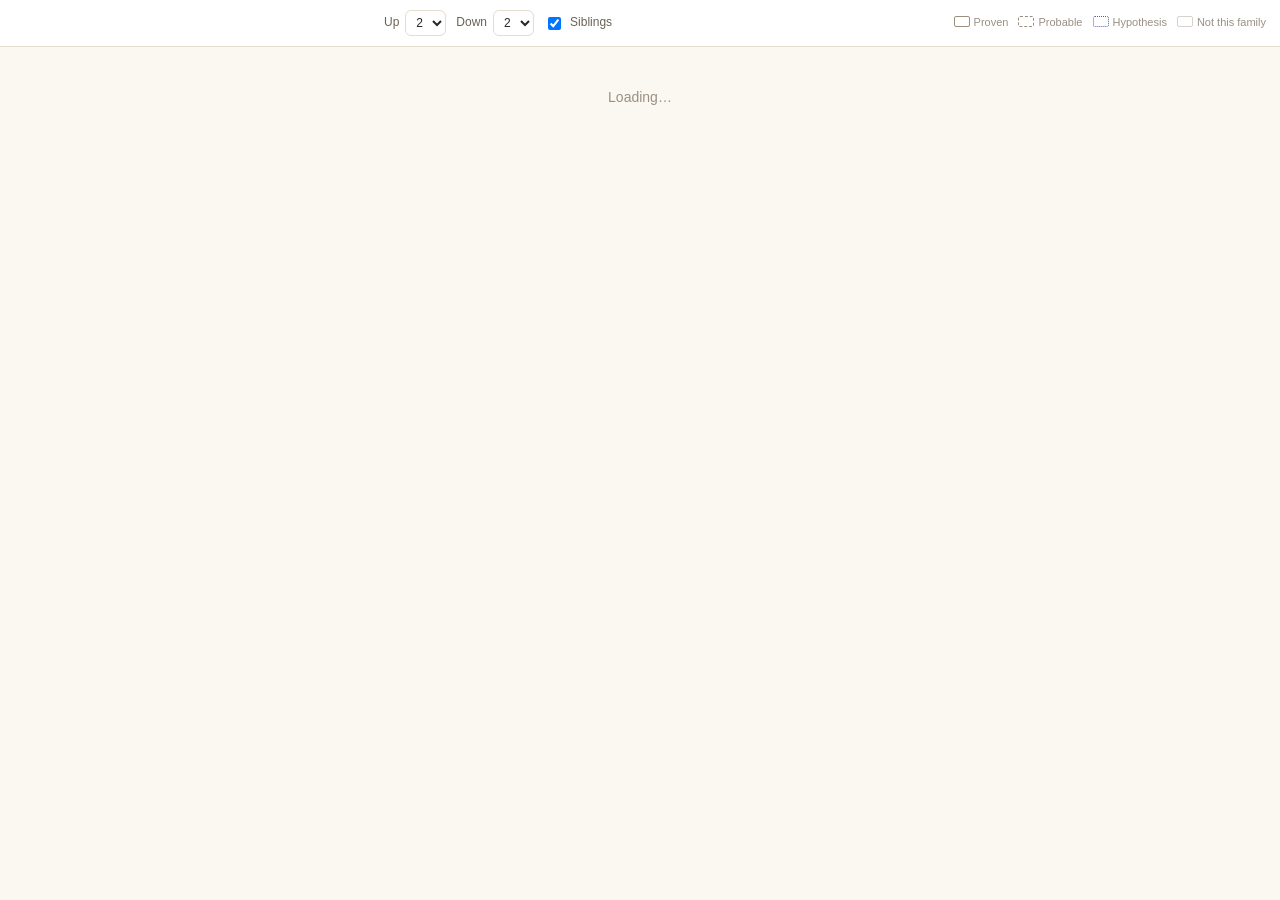
<file: tree/index.html>
<!doctype html>
<html lang="en">
<head>
<meta charset="utf-8">
<meta name="viewport" content="width=device-width, initial-scale=1">
<title>Family Tree</title>
<script src="https://docs.getgrist.com/grist-plugin-api.js"></script>
<link rel="stylesheet" href="../shared/style.css">
<script src="../shared/common.js"></script>
<style>
  html, body { height: 100%; }
  body { display: flex; flex-direction: column; }
  .bar { display: flex; gap: 10px; align-items: center; padding: 10px 14px; border-bottom: 1px solid var(--line); background: var(--panel); }
  .bar .search { flex: 1; max-width: 360px; }
  .bar label { font-size: 12px; color: var(--ink-2); display: flex; gap: 6px; align-items: center; }
  .bar select { background: var(--panel); color: var(--ink); border: 1px solid var(--line); border-radius: 6px; padding: 4px 6px; font: inherit; }
  .key { margin-left: auto; display: flex; gap: 10px; font-size: 11px; color: var(--ink-3); flex-wrap: wrap; }
  .key span::before { content: ""; display: inline-block; width: 14px; height: 9px; border: 1.5px solid var(--ink-3); border-radius: 2px; margin-right: 4px; vertical-align: -1px; }
  .key .k-prob::before { border-style: dashed; } .key .k-hyp::before { border-style: dotted; border-color: var(--hyp); }
  .key .k-not::before { opacity: .4; }
  .stage { flex: 1; overflow: auto; position: relative; }
  .tree { position: relative; display: inline-flex; flex-direction: column; gap: 46px; padding: 28px 24px 40px; min-width: 100%; align-items: safe center; }
  svg.lines { position: absolute; left: 0; top: 0; pointer-events: none; overflow: visible; }
  svg.lines path { fill: none; stroke: var(--ink-3); stroke-width: 1.3; }
  svg.lines path.weak { stroke-dasharray: 4 3; }
  .gen { display: flex; gap: 22px; justify-content: safe center; align-items: flex-start; }
  .gen-label { position: absolute; left: 10px; font-size: 10px; letter-spacing: .08em; text-transform: uppercase; color: var(--ink-3); }
  .group { display: flex; gap: 8px; padding: 6px; border-radius: 10px; }
  .group.couple { background: color-mix(in srgb, var(--panel-2) 60%, transparent); }
  .node .avatar { float: right; margin: 0 0 4px 6px; }
  .node { width: 140px; background: var(--panel); border: 1.5px solid var(--line); border-radius: 8px; padding: 7px 9px; cursor: pointer; box-shadow: var(--shadow); text-align: left; font: inherit; color: var(--ink); }
  .node:hover { border-color: var(--accent); }
  .node .n { font: 600 13px/1.2 var(--serif); }
  .node .l { font-size: 11px; color: var(--ink-2); margin-top: 2px; }
  .node.F { border-top: 3px solid #c0739a; } .node.M { border-top: 3px solid #5f8fc0; }
  .node.st-probable { border-style: dashed; }
  .node.st-hyp { border-style: dotted; border-color: var(--hyp); }
  .node.st-not { opacity: .45; }
  .node.focus { width: 190px; border-color: var(--accent); border-width: 2px; background: color-mix(in srgb, var(--accent) 10%, var(--panel)); }
  .node.focus .n { font-size: 16px; }
  .node.sib { width: 130px; opacity: .85; }
  .node.sib .n { font-size: 12px; }
  .node.ghost { border-style: dashed; color: var(--ink-3); cursor: default; box-shadow: none; background: transparent; }
  .more { font-size: 10px; color: var(--accent); margin-top: 3px; }
</style>
</head>
<body>
<div class="bar">
  <div class="search" id="search"></div>
  <label>Up <select id="up"><option>1</option><option selected>2</option><option>3</option></select></label>
  <label>Down <select id="down"><option>1</option><option selected>2</option><option>3</option></select></label>
  <label><input type="checkbox" id="sibs" checked> Siblings</label>
  <div class="key"><span>Proven</span><span class="k-prob">Probable</span><span class="k-hyp">Hypothesis</span><span class="k-not">Not this family</span></div>
</div>
<div class="stage" id="stage"><div class="loading">Loading…</div></div>
<script>
const esc = FH.esc;
let data = null, current = null, t = null;
grist.ready({ requiredAccess: 'full', columns: [] });
FH.followTheme();
FH.personSearch(document.getElementById('search'), () => (data ? data.People : []), go);
['up', 'down', 'sibs'].forEach(id => document.getElementById(id).onchange = render);
grist.onRecord(rec => { if (!rec) return; current = rec.id; clearTimeout(t); t = setTimeout(async () => { data = await FH.load(['People', 'Relationships']); render(); }, 120); });
window.addEventListener('resize', () => drawLines());

function go(id) { current = id; render(); try { grist.setCursorPos({ rowId: id }); } catch (e) {} }

const born = id => { const p = data.byId.People.get(id); const m = (p && p.Born || '').match(/\d{4}/); return m ? +m[0] : 9999; };
const byBirth = ids => ids.slice().sort((a, b) => born(a) - born(b));
const fam = id => FH.family(data, id);

function node(id, cls) {
  const p = data.byId.People.get(id);
  if (!p) return '';
  const f = fam(id);
  const hidden = cls.includes('edge') && (f.parents.length || f.children.length);
  return `<button class="node ${p.Sex || ''} ${FH.statusClass(p.Status)} ${cls}" data-id="${id}" title="${esc(p.Status || '')}${p.Notes ? ' — ' + esc(p.Notes) : ''}">
    ${FH.avatar(p, 34)}<div class="n">${esc(p.Name)}</div><div class="l">${esc(FH.lifespan(p)) || '&nbsp;'}</div>${p.Relationship_To_Me ? `<div class="l" style="color:var(--accent)">${esc(p.Relationship_To_Me)}</div>` : ''}${hidden ? '<div class="more">more ↕</div>' : ''}</button>`;
}

let edges = [];
function render() {
  if (!data) return;
  const P = data.byId.People;
  if (!P.has(current)) current = data.People[0] && data.People[0].id;
  if (!current) return;
  const up = +document.getElementById('up').value, down = +document.getElementById('down').value;
  const showSibs = document.getElementById('sibs').checked;
  edges = [];
  const rows = [];

  // Ancestors: each generation is a list of couples (parent sets) keyed by child.
  let gen = [current];
  for (let g = 1; g <= up; g++) {
    const groups = [];
    const next = [];
    gen.forEach(cid => {
      const ps = fam(cid).parents.map(x => x.id);
      if (!ps.length) return;
      const pg = ps.map(pid => { const conf = fam(cid).parents.find(x => x.id === pid).conf; edges.push([pid, cid, conf]); return pid; });
      groups.push(`<div class="group couple">${pg.map(pid => node(pid, g === up ? 'edge' : '')).join('')}</div>`);
      next.push(...pg);
    });
    if (!groups.length) break;
    rows.unshift({ label: ['Parents', 'Grandparents', 'Great-grandparents'][g - 1], html: groups.join('') });
    gen = next;
  }

  // Focus row: siblings + focus + spouses
  const f = fam(current);
  const sibs = showSibs ? byBirth(f.siblings.map(x => x.id)) : [];
  if (showSibs) f.parents.forEach(pp => sibs.forEach(s => edges.push([pp.id, s, 'Proven'])));
  const before = sibs.filter(s => born(s) <= born(current)), after = sibs.filter(s => born(s) > born(current));
  const spouses = f.spouses.map(x => x.id);
  rows.push({ label: 'Focus', html:
    (before.length ? `<div class="group">${before.map(s => node(s, 'sib')).join('')}</div>` : '') +
    `<div class="group couple">${node(current, 'focus')}${spouses.map(s => node(s, '')).join('')}</div>` +
    (after.length ? `<div class="group">${after.map(s => node(s, 'sib')).join('')}</div>` : '') });

  // Descendants
  let parentsOfGen = [current];
  for (let g = 1; g <= down; g++) {
    const groups = [];
    const next = [];
    parentsOfGen.forEach(pid => {
      const kids = byBirth(fam(pid).children.map(x => x.id));
      if (!kids.length) return;
      kids.forEach(k => edges.push([pid, k, fam(pid).children.find(x => x.id === k).conf]));
      groups.push(`<div class="group">${kids.map(k => {
        const sp = g < down ? fam(k).spouses.map(x => x.id) : [];
        return sp.length ? `<div class="group couple" style="padding:0;background:none">${node(k, g === down ? 'edge' : '')}${sp.map(s => node(s, '')).join('')}</div>` : node(k, g === down ? 'edge' : '');
      }).join('')}</div>`);
      next.push(...kids);
    });
    if (!groups.length) break;
    rows.push({ label: ['Children', 'Grandchildren', 'Great-grandchildren'][g - 1], html: groups.join('') });
    parentsOfGen = next;
  }

  const stage = document.getElementById('stage');
  stage.innerHTML = `<div class="tree" id="tree"><svg class="lines" id="lines"></svg>${rows.map(r => `<div class="gen" data-label="${r.label}">${r.html}</div>`).join('')}</div>`;
  FH.fillPhotos(stage);
  stage.querySelectorAll('.node[data-id]').forEach(b => b.onclick = () => go(+b.dataset.id));
  requestAnimationFrame(() => {
    const focus = stage.querySelector('.node.focus');
    if (focus) focus.scrollIntoView({ block: 'center', inline: 'center' });
    drawLines();
  });
}

function drawLines() {
  const tree = document.getElementById('tree'), svg = document.getElementById('lines');
  if (!tree || !svg) return;
  const base = tree.getBoundingClientRect();
  svg.setAttribute('width', tree.scrollWidth); svg.setAttribute('height', tree.scrollHeight);
  const pos = id => { const el = tree.querySelector(`.node[data-id="${id}"]`); if (!el) return null; const r = el.getBoundingClientRect(); return { x: r.left - base.left + r.width / 2, top: r.top - base.top, bot: r.bottom - base.top }; };
  // Merge co-parents: draw from the midpoint of all parents of a child.
  const byChild = new Map();
  edges.forEach(([p, c, conf]) => { if (!byChild.has(c)) byChild.set(c, []); byChild.get(c).push({ p, conf }); });
  let d = '', dw = '';
  byChild.forEach((ps, c) => {
    const cp = pos(c); if (!cp) return;
    const pp = ps.map(x => pos(x.p)).filter(Boolean); if (!pp.length) return;
    const x0 = pp.reduce((s, q) => s + q.x, 0) / pp.length, y0 = Math.max(...pp.map(q => q.bot));
    const midY = y0 + (cp.top - y0) / 2;
    const path = `M${x0},${y0 + 6} V${midY} H${cp.x} V${cp.top} `;
    if (ps.every(x => x.conf === 'Proven' || !x.conf)) d += path; else dw += path;
  });
  svg.innerHTML = `<path d="${d}"/><path class="weak" d="${dw}"/>`;
}
</script>
</body>
</html>
</file>
<file: shared/style.css>
:root {
  --bg: #fbf8f2;
  --panel: #ffffff;
  --panel-2: #f3eee4;
  --ink: #2b2620;
  --ink-2: #6b6256;
  --ink-3: #9a9082;
  --line: #e4ddcf;
  --accent: #8a5a2b;
  --accent-ink: #ffffff;
  --ok: #2f7d4f;
  --ok-bg: #e5f3ea;
  --bad: #b23b2e;
  --bad-bg: #fbe8e5;
  --warn: #9a6a00;
  --warn-bg: #fbf1d9;
  --hyp: #5b5fa8;
  --hyp-bg: #ecedf8;
  --shadow: 0 1px 2px rgba(40, 30, 10, .06), 0 2px 8px rgba(40, 30, 10, .05);
  --serif: "Iowan Old Style", "Palatino Linotype", Palatino, Georgia, serif;
  --sans: -apple-system, BlinkMacSystemFont, "Segoe UI", Roboto, Helvetica, Arial, sans-serif;
}
@media (prefers-color-scheme: dark) {
  :root:not([data-theme="light"]) {
    --bg: #1d1b19; --panel: #262320; --panel-2: #2f2b27; --ink: #ece6dc; --ink-2: #b5ab9c; --ink-3: #85796b;
    --line: #3b3631; --accent: #d39a5c; --accent-ink: #1d1b19;
    --ok: #7ccc98; --ok-bg: #213529; --bad: #f08a7c; --bad-bg: #3d2420; --warn: #e7bd5a; --warn-bg: #3a3020;
    --hyp: #a8acf0; --hyp-bg: #2a2b40; --shadow: none;
  }
}
:root[data-theme="dark"] {
  --bg: #1d1b19; --panel: #262320; --panel-2: #2f2b27; --ink: #ece6dc; --ink-2: #b5ab9c; --ink-3: #85796b;
  --line: #3b3631; --accent: #d39a5c; --accent-ink: #1d1b19;
  --ok: #7ccc98; --ok-bg: #213529; --bad: #f08a7c; --bad-bg: #3d2420; --warn: #e7bd5a; --warn-bg: #3a3020;
  --hyp: #a8acf0; --hyp-bg: #2a2b40; --shadow: none;
}
* { box-sizing: border-box; }
html, body { margin: 0; background: var(--bg); color: var(--ink); font: 14px/1.45 var(--sans); }
a { color: var(--accent); text-decoration: none; }
a:hover { text-decoration: underline; }
.wrap { padding: 14px; max-width: 1100px; margin: 0 auto; }
.muted { color: var(--ink-2); }
.faint { color: var(--ink-3); }
.empty { color: var(--ink-3); font-style: italic; }
.loading { padding: 40px; text-align: center; color: var(--ink-3); }

.card { background: var(--panel); border: 1px solid var(--line); border-radius: 10px; box-shadow: var(--shadow); padding: 12px 14px; }
.section-title { font: 600 11px/1 var(--sans); letter-spacing: .08em; text-transform: uppercase; color: var(--ink-2); margin: 0 0 8px; display: flex; gap: 8px; align-items: center; }
.section-title .count { background: var(--panel-2); color: var(--ink-2); border-radius: 99px; padding: 2px 7px; letter-spacing: 0; }

.badge { display: inline-block; font-size: 11px; font-weight: 600; padding: 2px 8px; border-radius: 99px; background: var(--panel-2); color: var(--ink-2); white-space: nowrap; }
.badge.ok, .st-proven .badge-st { background: var(--ok-bg); color: var(--ok); }
.badge.bad { background: var(--bad-bg); color: var(--bad); }
.badge.warn { background: var(--warn-bg); color: var(--warn); }
.badge.hyp { background: var(--hyp-bg); color: var(--hyp); }

.chip { display: inline-flex; align-items: center; gap: 6px; padding: 5px 10px; border-radius: 8px; border: 1px solid var(--line); background: var(--panel); color: var(--ink); cursor: pointer; font: inherit; text-align: left; }
.chip:hover { border-color: var(--accent); }
.chip .sub { color: var(--ink-3); font-size: 12px; }
.chip.st-probable { border-style: dashed; }
.chip.st-hyp { border-style: dotted; border-color: var(--hyp); }
.chip.st-not { opacity: .55; text-decoration: line-through; }

.search { position: relative; }
.search input { width: 100%; padding: 8px 10px; border: 1px solid var(--line); border-radius: 8px; background: var(--panel); color: var(--ink); font: inherit; }
.search input:focus { outline: 2px solid var(--accent); outline-offset: -1px; }
.search .results { position: absolute; z-index: 10; left: 0; right: 0; top: 100%; margin-top: 4px; background: var(--panel); border: 1px solid var(--line); border-radius: 8px; box-shadow: var(--shadow); max-height: 280px; overflow: auto; display: none; }
.search .results.open { display: block; }
.search .results button { display: block; width: 100%; text-align: left; border: 0; background: none; padding: 7px 10px; color: var(--ink); font: inherit; cursor: pointer; }
.search .results button:hover, .search .results button.active { background: var(--panel-2); }

table.list { width: 100%; border-collapse: collapse; }
table.list td, table.list th { padding: 6px 6px; border-top: 1px solid var(--line); vertical-align: top; text-align: left; }
table.list th { font-size: 11px; color: var(--ink-3); font-weight: 600; text-transform: uppercase; letter-spacing: .05em; border-top: 0; }
table.list tr:first-child td { border-top: 0; }
.avatar { display: inline-flex; align-items: center; justify-content: center; flex: none; border-radius: 50%; overflow: hidden; background: var(--panel-2); color: var(--ink-2); font-weight: 600; border: 1px solid var(--line); vertical-align: middle; }
.avatar img { width: 100%; height: 100%; object-fit: cover; display: block; }
</file>
